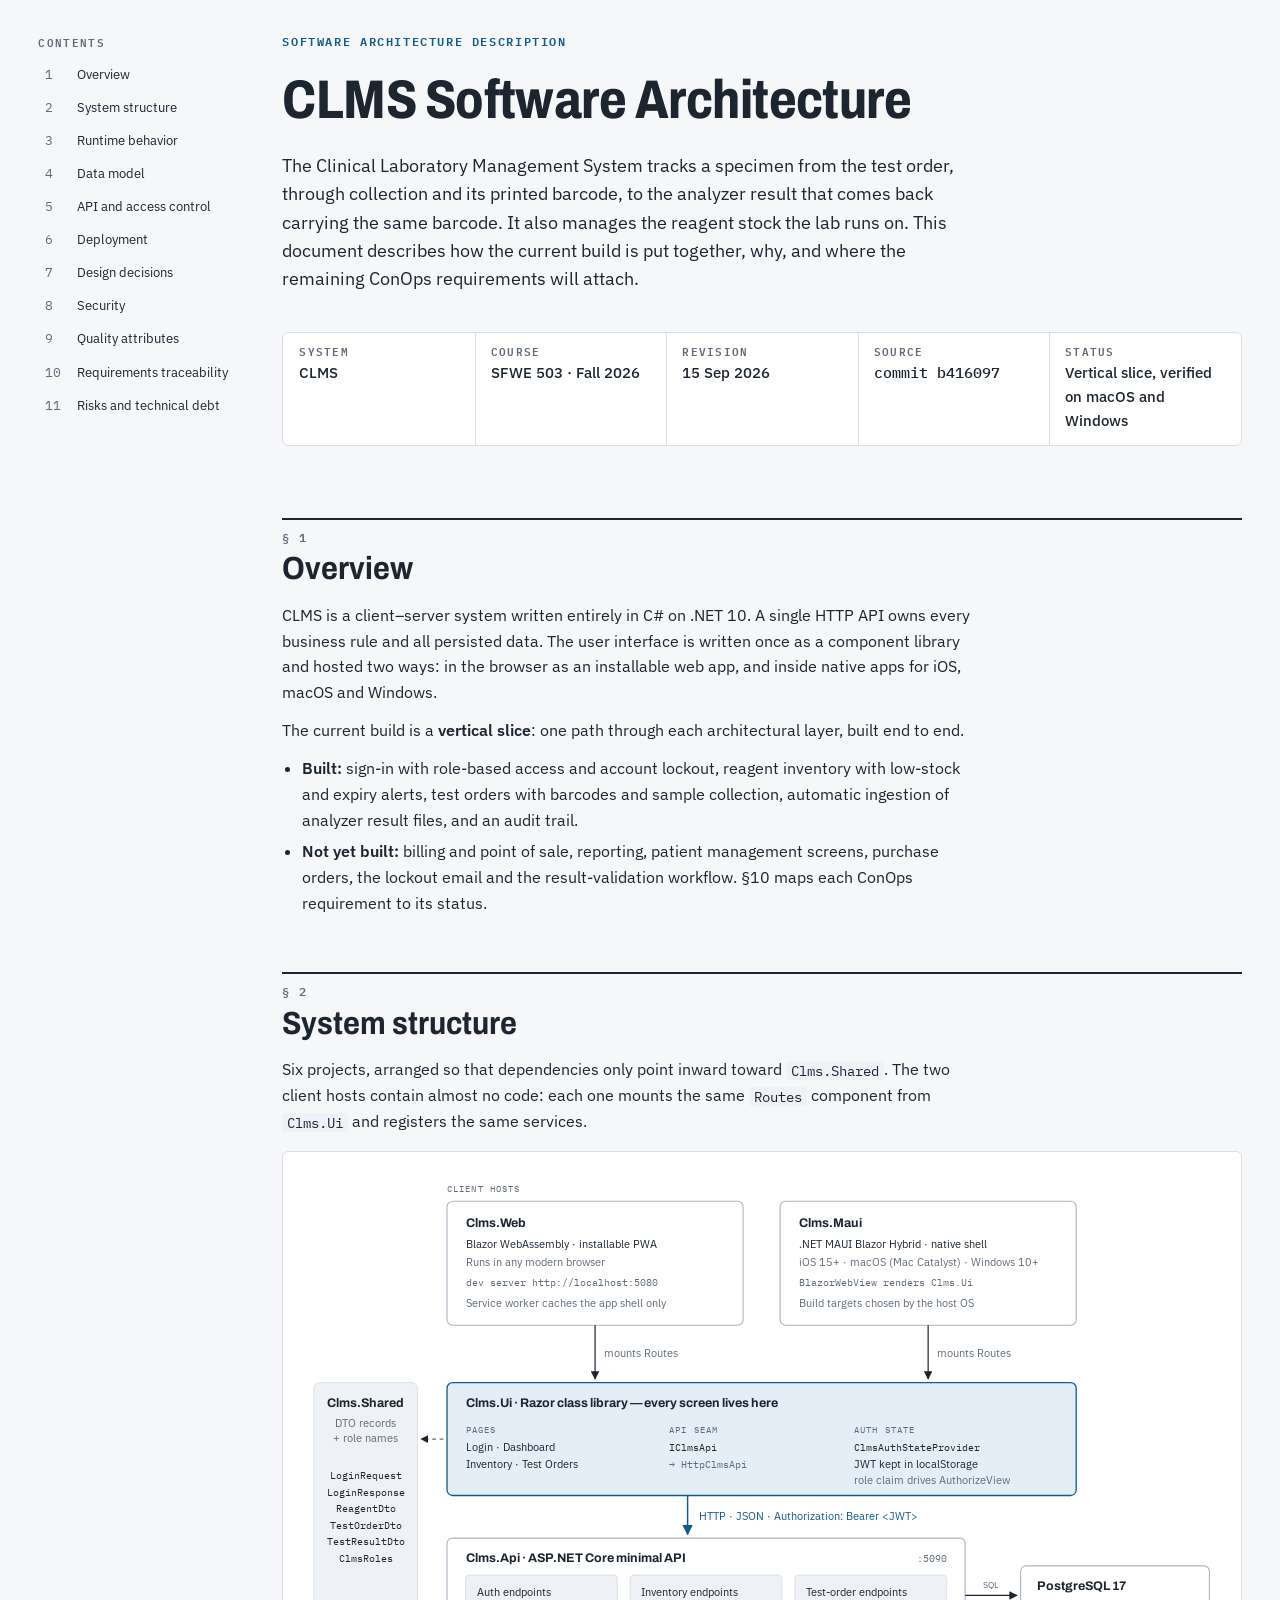
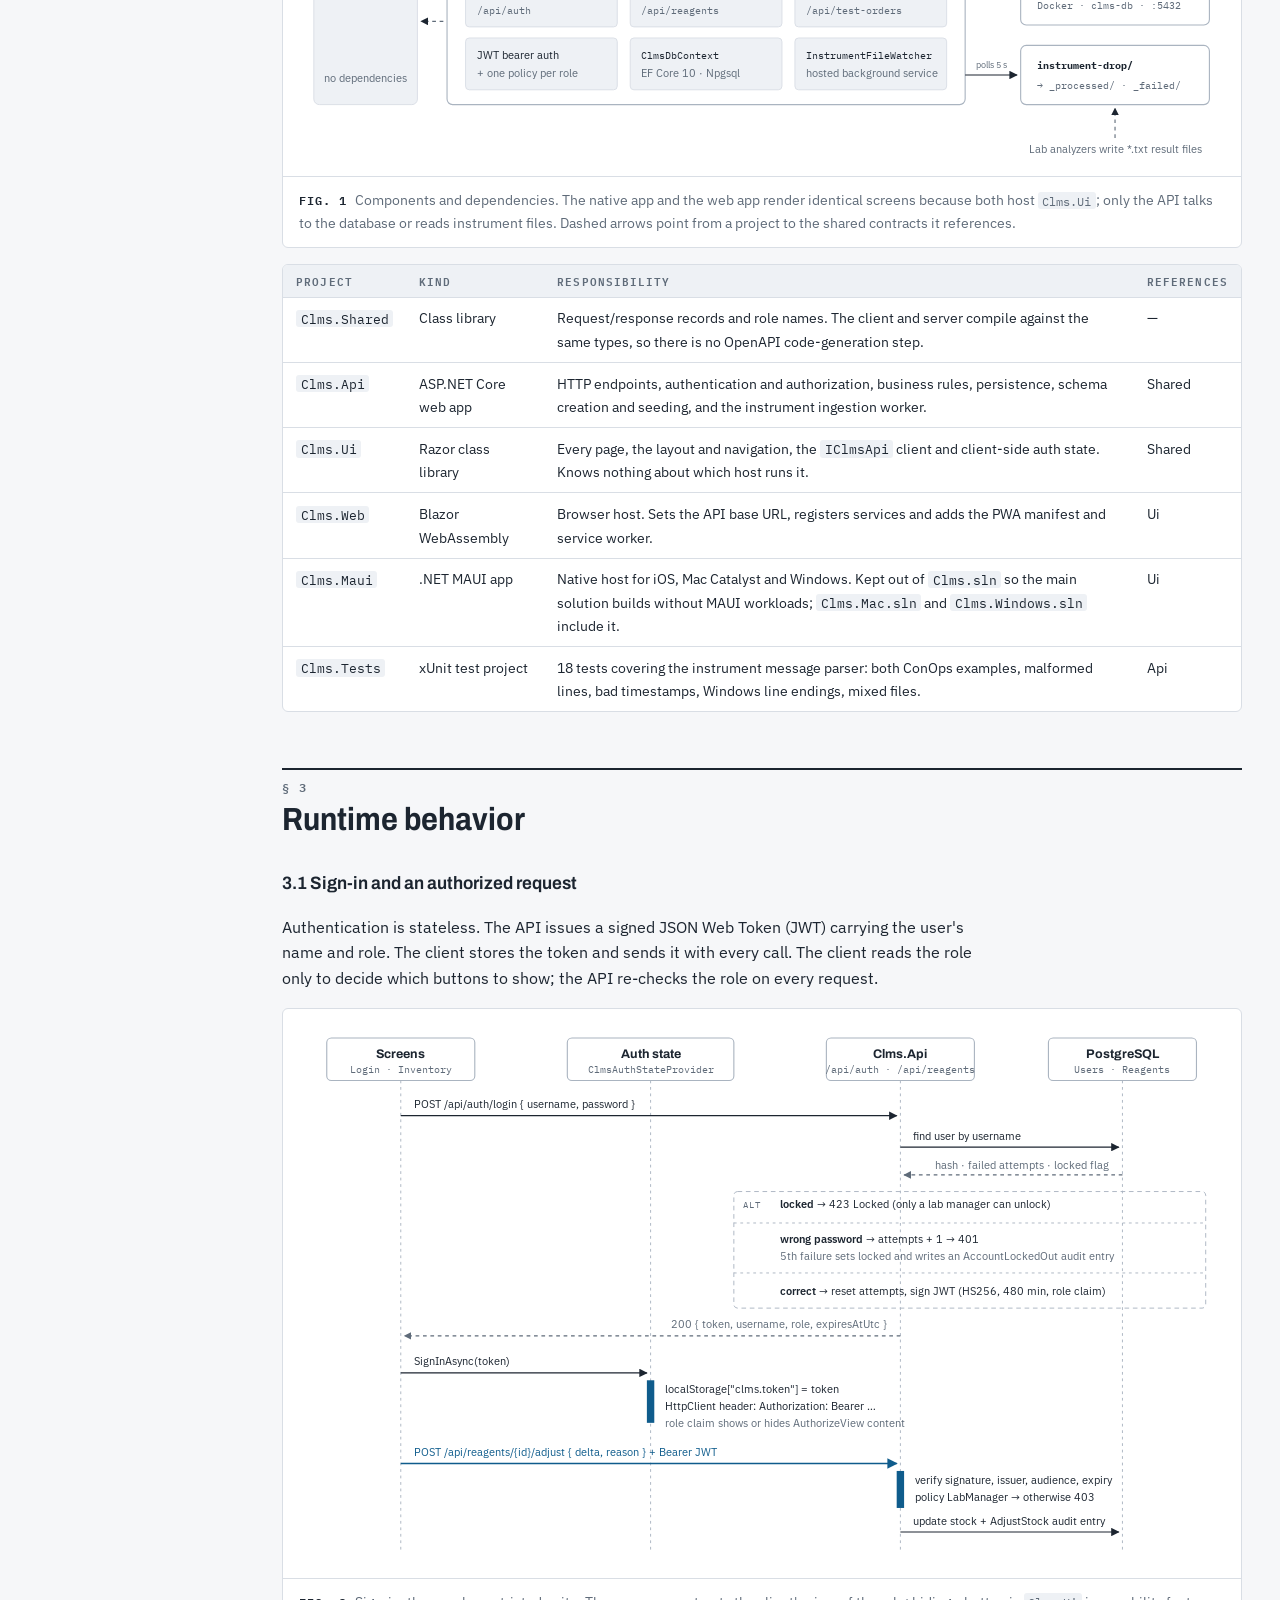
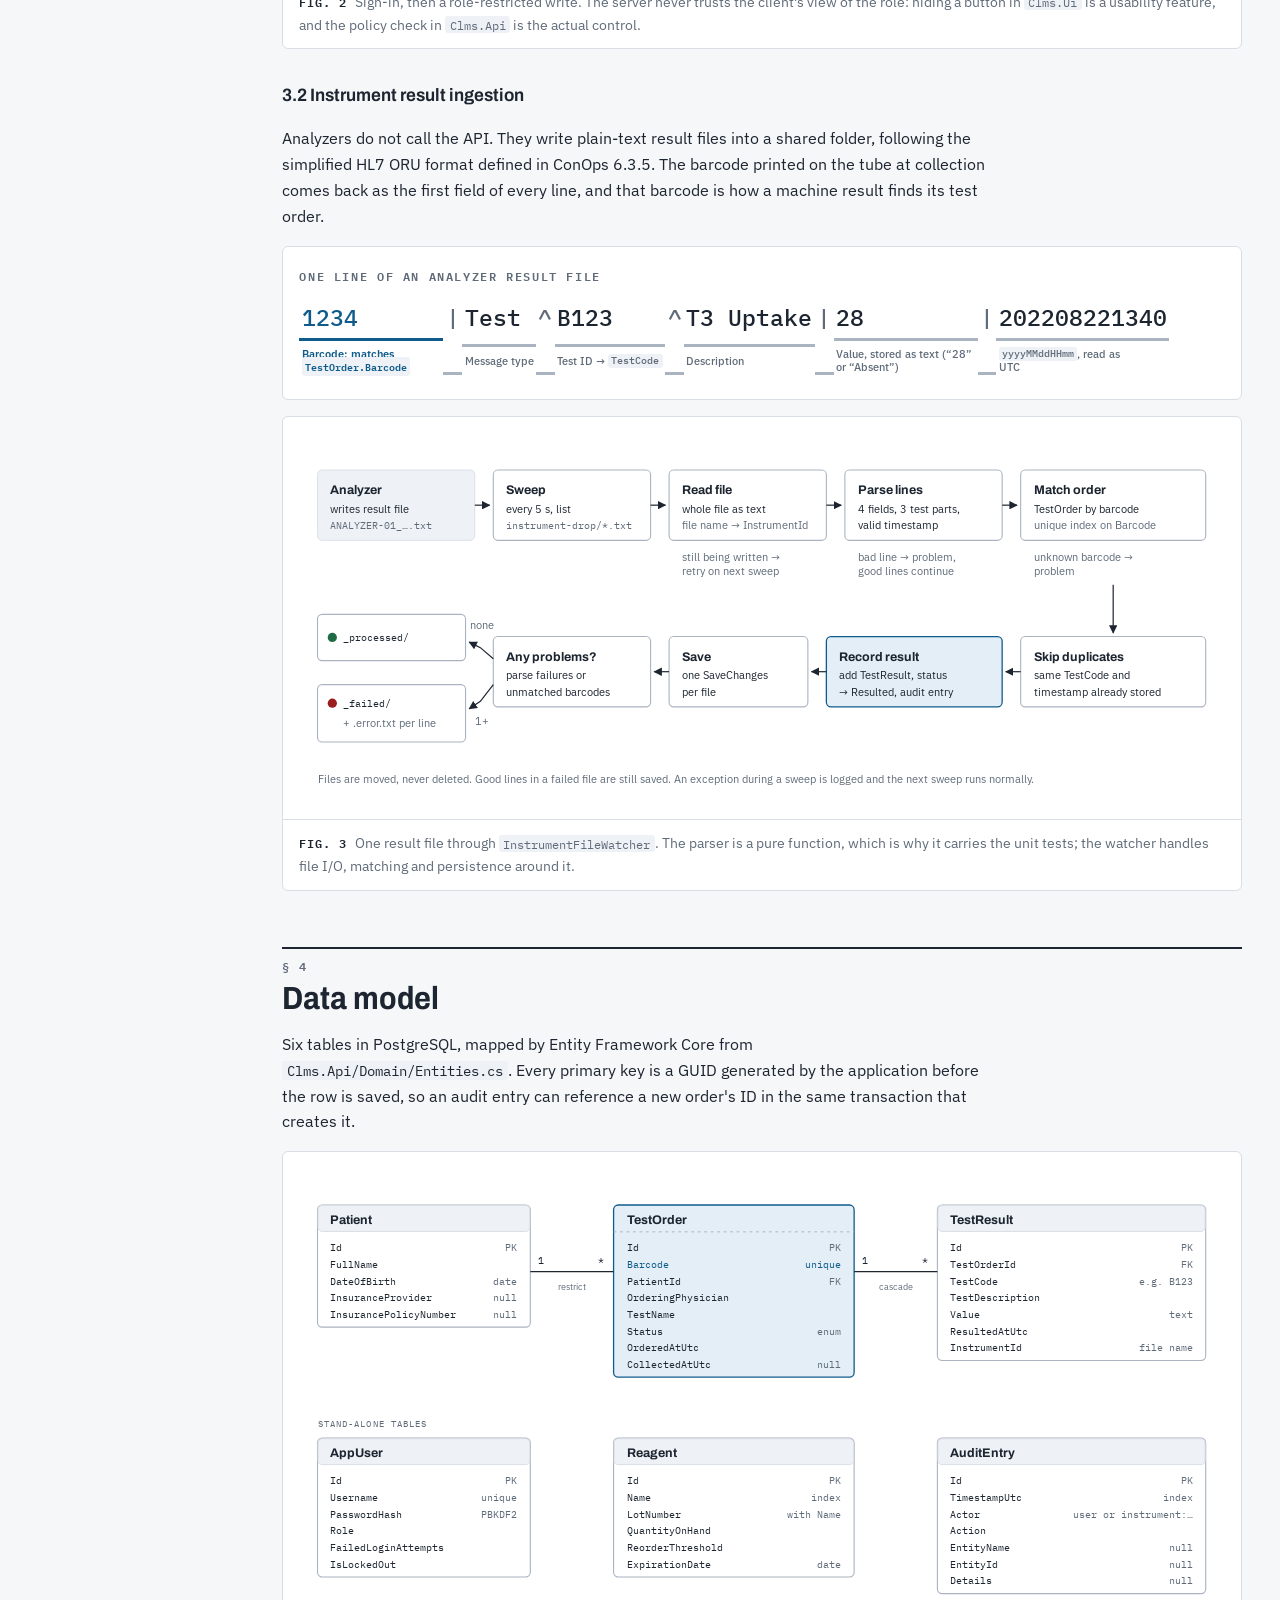
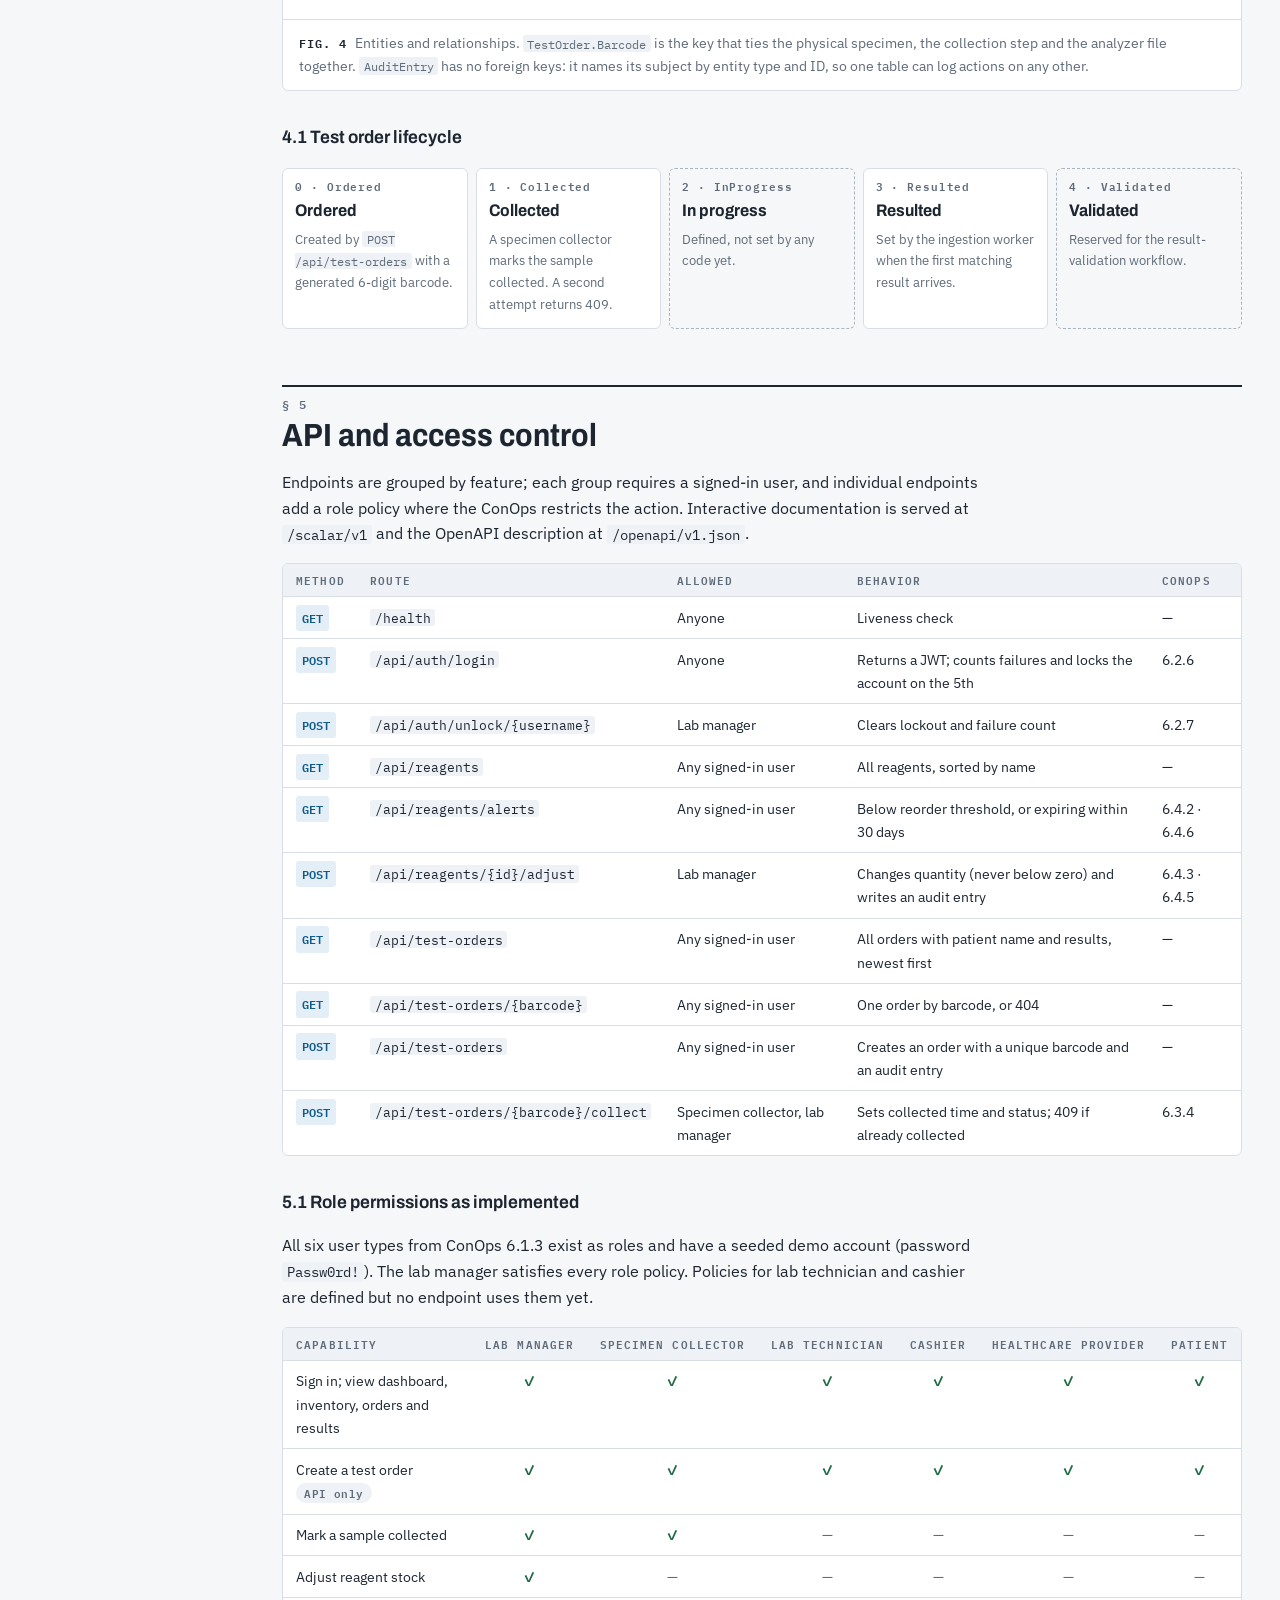
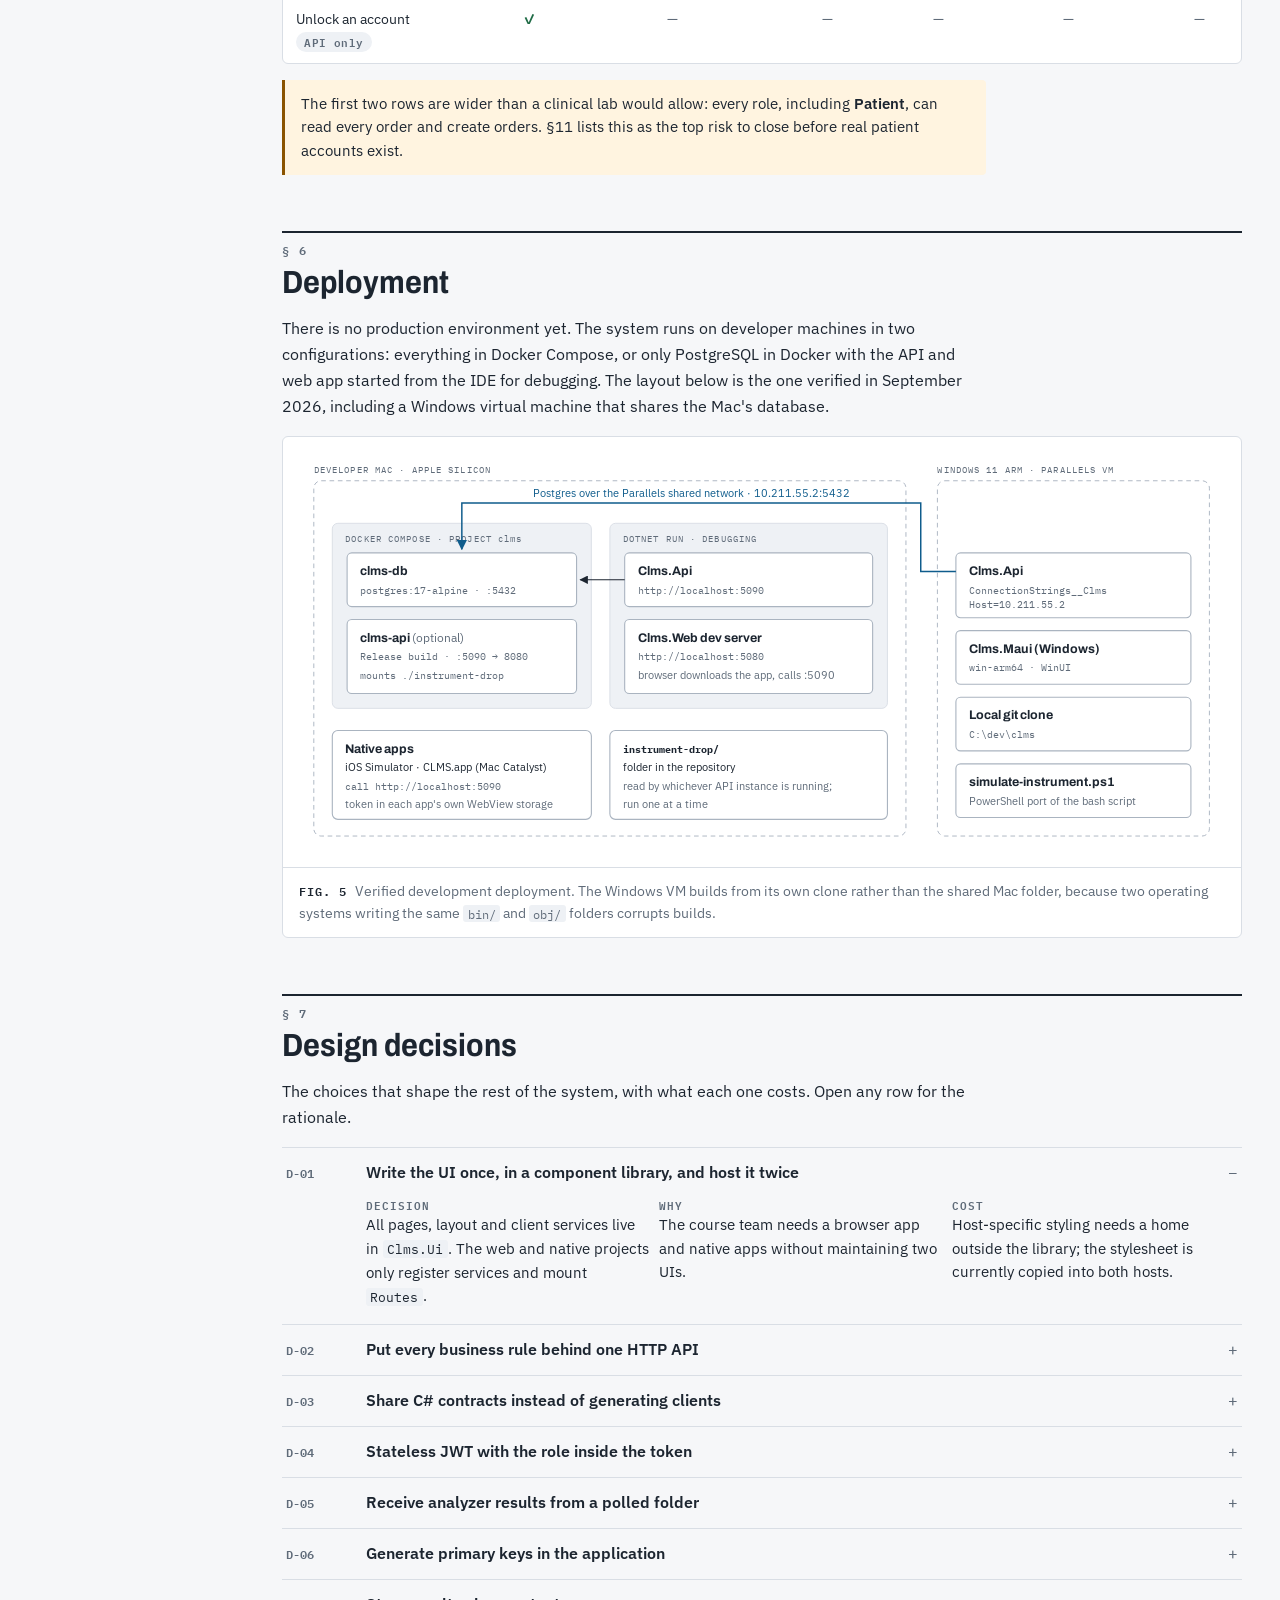
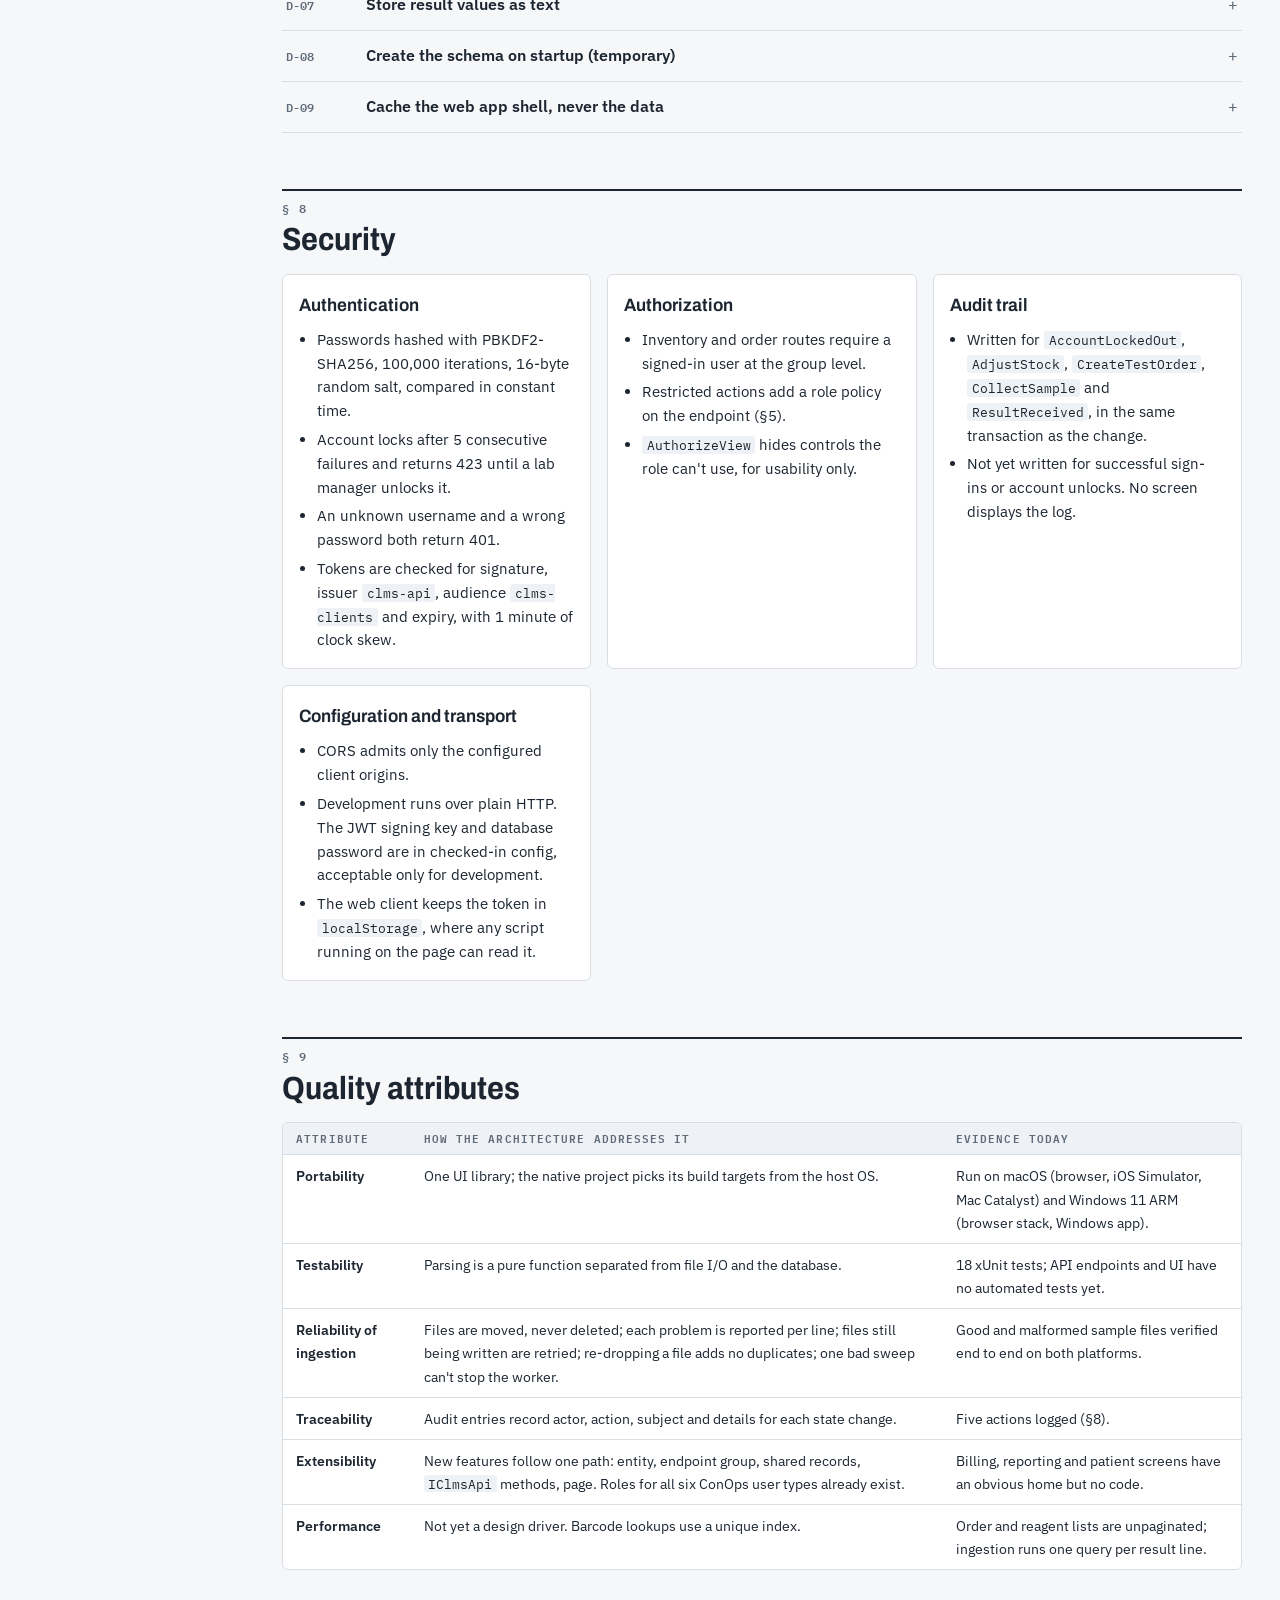
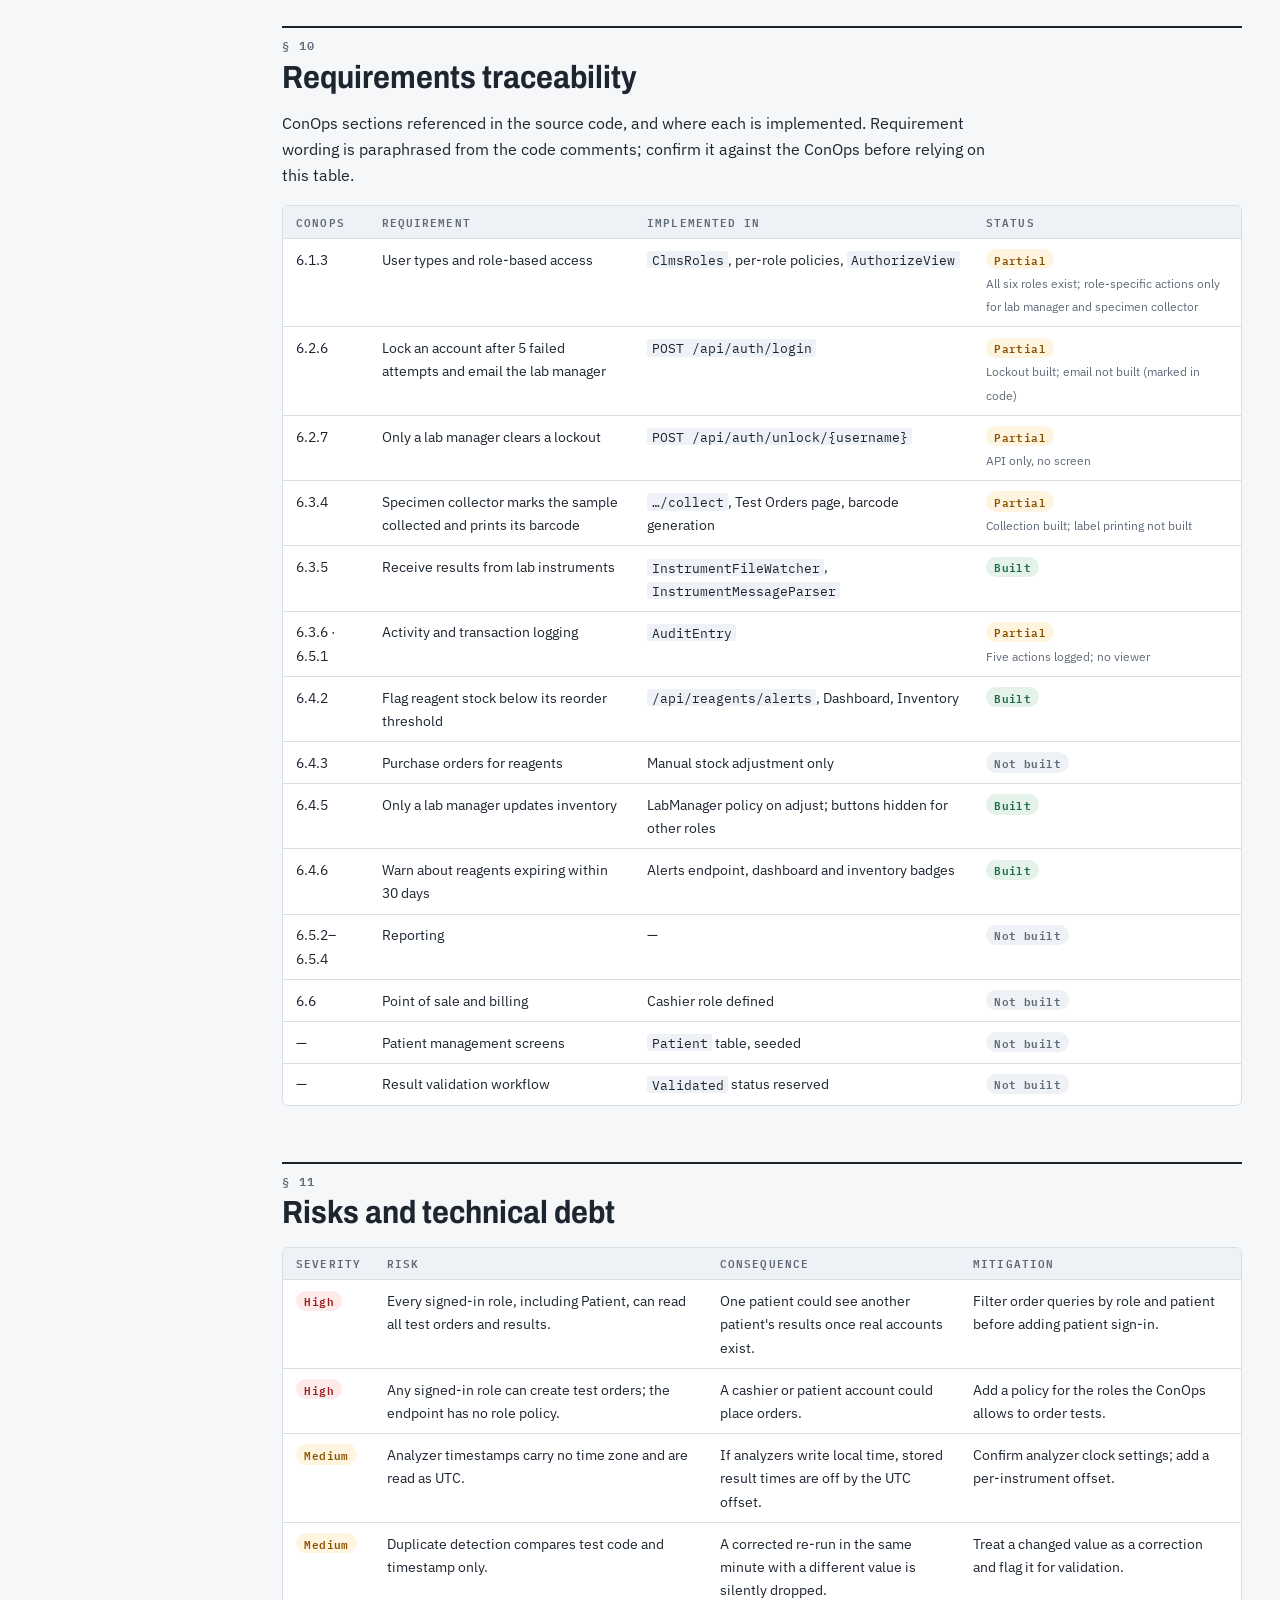
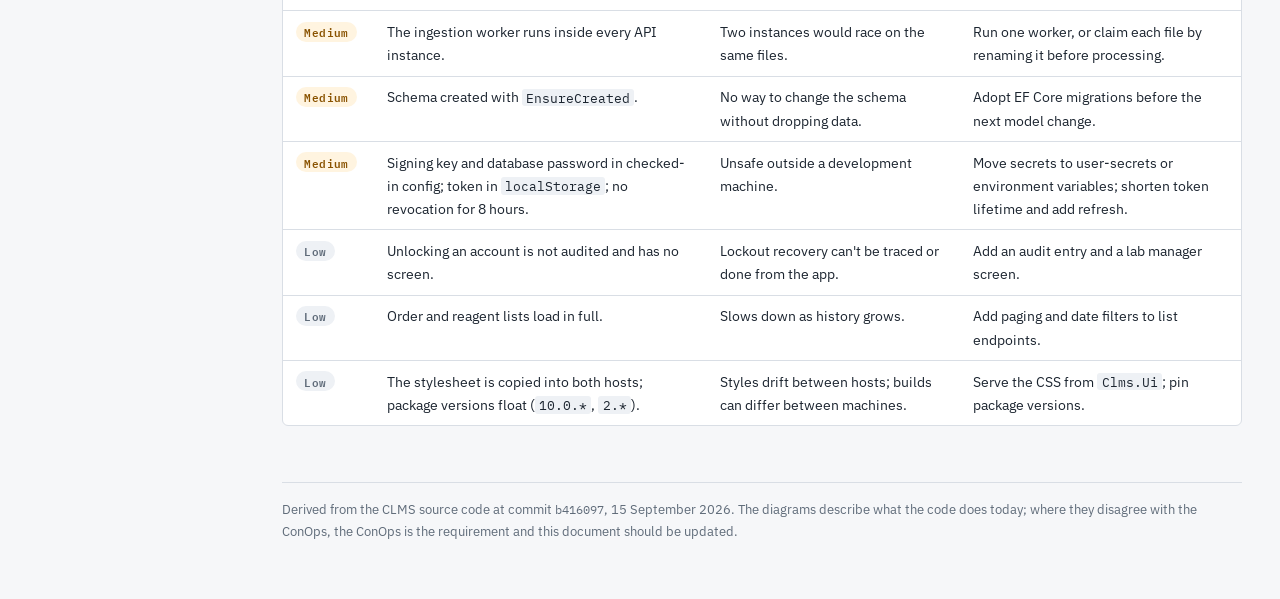
<file: docs/architecture.html>
<!doctype html>
<html lang="en">
<head>
<meta charset="utf-8">
<meta name="viewport" content="width=device-width, initial-scale=1">
<title>CLMS Software Architecture</title>
<link rel="preconnect" href="https://fonts.googleapis.com">
<link rel="preconnect" href="https://fonts.gstatic.com" crossorigin>
<link rel="stylesheet" href="https://fonts.googleapis.com/css2?family=Archivo:wdth,wght@62..125,500..800&family=IBM+Plex+Mono:wght@400;500;600&family=IBM+Plex+Sans:ital,wght@0,400;0,500;0,600;1,400&display=swap">
<style>
:root {
  /* Palette taken from the CLMS app itself (src/Clms.Web/wwwroot/css/app.css). */
  --ground: #f6f7f9;
  --surface: #ffffff;
  --sunk: #eef1f5;
  --ink: #1c2530;
  --muted: #5f6b79;
  --rule: #d9dee5;
  --rule-strong: #aab4c0;
  --accent: #0f5c8c;
  --accent-soft: #e3eef6;
  --on-accent: #ffffff;
  --ok: #1f6b45;      --ok-bg: #e4f2ea;
  --warn: #8a5300;    --warn-bg: #fff4e0;
  --crit: #9b1c1c;    --crit-bg: #fdeaea;
  --none: #5f6b79;    --none-bg: #eef1f5;

  --f-display: "Archivo", "Arial Narrow", "Helvetica Neue", Arial, sans-serif;
  --f-body: "IBM Plex Sans", -apple-system, BlinkMacSystemFont, "Segoe UI", Roboto, sans-serif;
  --f-mono: "IBM Plex Mono", ui-monospace, SFMono-Regular, Menlo, Consolas, monospace;

  --s-1: .25rem; --s-2: .5rem; --s-3: .75rem; --s-4: 1rem; --s-5: 1.5rem; --s-6: 2.25rem; --s-7: 3.5rem;
  --measure: 44rem;
  --wide: 66rem;
}
@media (prefers-color-scheme: dark) {
  :root:not([data-theme="light"]) {
    --ground: #0e151b; --surface: #141d25; --sunk: #1a2530;
    --ink: #e2e9ef; --muted: #97a5b2; --rule: #26333e; --rule-strong: #4a5a68;
    --accent: #6cb2e0; --accent-soft: #15324a; --on-accent: #0b1620;
    --ok: #74d19e; --ok-bg: #12301f; --warn: #f0b75c; --warn-bg: #36270f;
    --crit: #f29090; --crit-bg: #3a1a1c; --none: #97a5b2; --none-bg: #1f2a34;
  }
}
:root[data-theme="dark"] {
  --ground: #0e151b; --surface: #141d25; --sunk: #1a2530;
  --ink: #e2e9ef; --muted: #97a5b2; --rule: #26333e; --rule-strong: #4a5a68;
  --accent: #6cb2e0; --accent-soft: #15324a; --on-accent: #0b1620;
  --ok: #74d19e; --ok-bg: #12301f; --warn: #f0b75c; --warn-bg: #36270f;
  --crit: #f29090; --crit-bg: #3a1a1c; --none: #97a5b2; --none-bg: #1f2a34;
}

* { box-sizing: border-box; }
html { scroll-behavior: smooth; }
@media (prefers-reduced-motion: reduce) { html { scroll-behavior: auto; } }
body {
  margin: 0;
  background: var(--ground);
  color: var(--ink);
  font: 400 1rem/1.62 var(--f-body);
  padding-inline: max(16px, 3vw);
  padding-block: var(--s-6) var(--s-7);
  -webkit-font-smoothing: antialiased;
}
a { color: var(--accent); text-underline-offset: .18em; }
a:focus-visible, summary:focus-visible { outline: 2px solid var(--accent); outline-offset: 3px; border-radius: 2px; }
code, .mono { font-family: var(--f-mono); font-size: .88em; }
code { background: var(--sunk); padding: .05em .35em; border-radius: 3px; }
strong { font-weight: 600; }

.shell { max-width: 78rem; margin-inline: auto; display: grid; gap: var(--s-6); }
@media (min-width: 72rem) {
  .shell { grid-template-columns: 13rem minmax(0, 1fr); align-items: start; }
}

/* ---------- table of contents ---------- */
.toc { font-size: .84rem; }
.toc-label { font: 600 .7rem/1 var(--f-mono); letter-spacing: .12em; text-transform: uppercase; color: var(--muted); margin: 0 0 var(--s-3); }
.toc ol { list-style: none; margin: 0; padding: 0; display: grid; gap: .15rem; }
.toc a { display: grid; grid-template-columns: 2rem 1fr; padding: .28rem .4rem; color: var(--ink); text-decoration: none; border-radius: 4px; }
.toc a:hover { background: var(--sunk); }
.toc a span:first-child { font-family: var(--f-mono); color: var(--muted); font-variant-numeric: tabular-nums; }
@media (min-width: 72rem) { .toc { position: sticky; top: var(--s-5); } }
@media (max-width: 71.99rem) {
  .toc ol { grid-template-columns: repeat(auto-fill, minmax(12rem, 1fr)); }
}

main { min-width: 0; display: grid; gap: var(--s-7); }

/* ---------- document header ---------- */
.doc-head { display: grid; gap: var(--s-5); max-width: var(--wide); }
.eyebrow { font: 600 .72rem/1 var(--f-mono); letter-spacing: .14em; text-transform: uppercase; color: var(--accent); margin: 0; }
h1, h2, h3 { font-family: var(--f-display); text-wrap: balance; margin: 0; }
h1 { font-size: clamp(2.2rem, 5vw, 3.4rem); font-weight: 750; font-stretch: 82%; line-height: 1.02; letter-spacing: -.01em; }
.lede { font-size: 1.14rem; line-height: 1.55; max-width: var(--measure); margin: 0; color: var(--ink); }
.control {
  display: grid; grid-template-columns: repeat(auto-fit, minmax(10.5rem, 1fr));
  border: 1px solid var(--rule); background: var(--surface); border-radius: 6px; overflow: hidden;
}
.control div { padding: var(--s-3) var(--s-4); border-right: 1px solid var(--rule); border-bottom: 1px solid var(--rule); margin: 0 -1px -1px 0; }
.control dt { font: 600 .66rem/1.2 var(--f-mono); letter-spacing: .12em; text-transform: uppercase; color: var(--muted); }
.control dd { margin: .2rem 0 0; font-size: .92rem; font-weight: 500; }

/* ---------- sections ---------- */
section { display: grid; gap: var(--s-4); scroll-margin-top: var(--s-5); }
.sec-head { display: grid; gap: var(--s-2); border-top: 2px solid var(--ink); padding-top: var(--s-3); max-width: var(--wide); }
.sec-num { font: 600 .74rem/1 var(--f-mono); letter-spacing: .1em; color: var(--muted); }
h2 { font-size: clamp(1.55rem, 3vw, 2rem); font-weight: 700; font-stretch: 88%; line-height: 1.1; }
h3 { font-size: 1.12rem; font-weight: 650; font-stretch: 95%; margin-top: var(--s-4); }
.prose { max-width: var(--measure); display: grid; gap: var(--s-3); }
.prose p, .prose ul { margin: 0; }
.prose ul { padding-left: 1.2rem; display: grid; gap: .3rem; }

/* ---------- figures ---------- */
figure { margin: 0; max-width: var(--wide); background: var(--surface); border: 1px solid var(--rule); border-radius: 6px; }
.fig-scroll { overflow-x: auto; padding: var(--s-4); }
figure svg { display: block; width: 100%; height: auto; min-width: 40rem; color: var(--ink); }
figcaption { border-top: 1px solid var(--rule); padding: var(--s-3) var(--s-4); font-size: .88rem; color: var(--muted); }
figcaption b { font: 600 .72rem/1 var(--f-mono); letter-spacing: .08em; text-transform: uppercase; color: var(--ink); margin-right: .5rem; }

/* diagram vocabulary (styled from the page so both themes resolve) */
.dg text { font-family: var(--f-body); font-size: 12px; fill: currentColor; }
.dg .t-title { font-family: var(--f-display); font-weight: 700; font-size: 13.5px; }
.dg .t-mono { font-family: var(--f-mono); font-size: 11px; }
.dg .t-muted { fill: var(--muted); }
.dg .t-accent { fill: var(--accent); }
.dg .t-cap { font-family: var(--f-mono); font-size: 10px; letter-spacing: .12em; fill: var(--muted); }
.dg .box { fill: var(--surface); stroke: var(--rule-strong); stroke-width: 1.2; }
.dg .box-soft { fill: var(--sunk); stroke: var(--rule); stroke-width: 1; }
.dg .box-accent { fill: var(--accent-soft); stroke: var(--accent); stroke-width: 1.4; }
.dg .zone { fill: none; stroke: var(--rule-strong); stroke-width: 1; stroke-dasharray: 5 4; }
.dg .ln { fill: none; stroke: currentColor; stroke-width: 1.3; }
.dg .ln-accent { fill: none; stroke: var(--accent); stroke-width: 1.6; }
.dg .ln-dash { fill: none; stroke: var(--muted); stroke-width: 1.2; stroke-dasharray: 4 4; }
.dg .ln-life { fill: none; stroke: var(--rule-strong); stroke-width: 1; stroke-dasharray: 3 4; }
.dg .ah { fill: currentColor; }
.dg .ah-accent { fill: var(--accent); }
.dg .ah-muted { fill: var(--muted); }
.dg .dot-ok { fill: var(--ok); } .dg .dot-crit { fill: var(--crit); }
.dg .act { fill: var(--accent); }

/* ---------- tables ---------- */
.tbl { max-width: var(--wide); overflow-x: auto; border: 1px solid var(--rule); border-radius: 6px; background: var(--surface); }
table { width: 100%; border-collapse: collapse; font-size: .9rem; }
th, td { text-align: left; vertical-align: top; padding: .55rem .8rem; border-bottom: 1px solid var(--rule); }
tr:last-child td { border-bottom: 0; }
th { font: 600 .68rem/1.3 var(--f-mono); letter-spacing: .1em; text-transform: uppercase; color: var(--muted); background: var(--sunk); white-space: nowrap; }
td code { white-space: nowrap; }
.num { font-variant-numeric: tabular-nums; }
.c { text-align: center; }

.pill { display: inline-block; font: 600 .7rem/1 var(--f-mono); letter-spacing: .04em; padding: .28rem .5rem; border-radius: 999px; white-space: nowrap; }
.pill-ok { color: var(--ok); background: var(--ok-bg); }
.pill-warn { color: var(--warn); background: var(--warn-bg); }
.pill-crit { color: var(--crit); background: var(--crit-bg); }
.pill-none { color: var(--none); background: var(--none-bg); }
.verb { font: 600 .72rem/1 var(--f-mono); padding: .2rem .38rem; border-radius: 3px; background: var(--accent-soft); color: var(--accent); }
.yes { color: var(--ok); font-weight: 600; }
.no { color: var(--muted); }

/* ---------- instrument message anatomy ---------- */
.oru { max-width: var(--wide); background: var(--surface); border: 1px solid var(--rule); border-radius: 6px; padding: var(--s-5) var(--s-4); display: grid; gap: var(--s-4); overflow-x: auto; }
.oru-line { display: flex; flex-wrap: nowrap; font: 500 clamp(1rem, 2.4vw, 1.45rem)/1.2 var(--f-mono); gap: 0; min-width: max-content; }
.seg { display: grid; gap: .45rem; }
.seg > span:first-child { padding: .35rem .15rem; border-bottom: 3px solid var(--rule-strong); }
.seg.key > span:first-child { border-color: var(--accent); color: var(--accent); }
.seg .sep { color: var(--muted); }
.seg small { font: 500 .68rem/1.25 var(--f-body); color: var(--muted); padding-inline: .15rem; max-width: 9rem; }
.seg.key small { color: var(--accent); font-weight: 600; }

/* ---------- decisions ---------- */
.adr { max-width: var(--wide); display: grid; gap: 0; border-top: 1px solid var(--rule); }
.adr details { border-bottom: 1px solid var(--rule); }
.adr summary { cursor: pointer; list-style: none; display: grid; grid-template-columns: 4.2rem 1fr auto; gap: var(--s-3); align-items: baseline; padding: var(--s-3) var(--s-1); }
.adr summary::-webkit-details-marker { display: none; }
.adr summary::after { content: "+"; font-family: var(--f-mono); color: var(--muted); }
.adr details[open] summary::after { content: "−"; }
.adr .id { font: 600 .74rem/1 var(--f-mono); color: var(--muted); }
.adr .q { font-weight: 600; }
.adr .body { display: grid; gap: var(--s-2); grid-template-columns: repeat(auto-fit, minmax(16rem, 1fr)); padding: 0 var(--s-1) var(--s-4) calc(4.2rem + var(--s-3) + var(--s-1)); font-size: .92rem; }
.adr .body p { margin: 0; }
.adr .body p b { display: block; font: 600 .66rem/1.4 var(--f-mono); letter-spacing: .1em; text-transform: uppercase; color: var(--muted); }
@media (max-width: 40rem) { .adr summary { grid-template-columns: 3.2rem 1fr auto; } .adr .body { padding-left: var(--s-1); } }

.note { max-width: var(--measure); border-left: 3px solid var(--warn); background: var(--warn-bg); padding: var(--s-3) var(--s-4); border-radius: 0 4px 4px 0; font-size: .92rem; }
.note p { margin: 0; }
.grid-2 { max-width: var(--wide); display: grid; gap: var(--s-4); grid-template-columns: repeat(auto-fit, minmax(19rem, 1fr)); }
.panel { background: var(--surface); border: 1px solid var(--rule); border-radius: 6px; padding: var(--s-4); display: grid; gap: var(--s-2); align-content: start; }
.panel h3 { margin: 0; }
.panel ul { margin: 0; padding-left: 1.1rem; display: grid; gap: .3rem; font-size: .92rem; }
.states { max-width: var(--wide); list-style: none; margin: 0; padding: 0; display: grid; gap: var(--s-2); grid-template-columns: repeat(auto-fit, minmax(10.5rem, 1fr)); }
.states li { background: var(--surface); border: 1px solid var(--rule); border-radius: 6px; padding: var(--s-3); display: grid; gap: .3rem; align-content: start; }
.states li.reserved { background: transparent; border-style: dashed; border-color: var(--rule-strong); }
.states .code { font: 600 .68rem/1 var(--f-mono); letter-spacing: .08em; color: var(--muted); }
.states b { font-family: var(--f-display); font-size: 1.05rem; font-stretch: 92%; }
.states .how { font-size: .84rem; color: var(--muted); }
footer { max-width: var(--wide); border-top: 1px solid var(--rule); padding-top: var(--s-4); font-size: .84rem; color: var(--muted); }
</style>
</head>
<body>

<div class="shell">
<nav class="toc" aria-label="Contents">
  <p class="toc-label">Contents</p>
  <ol>
    <li><a href="#overview"><span>1</span><span>Overview</span></a></li>
    <li><a href="#structure"><span>2</span><span>System structure</span></a></li>
    <li><a href="#runtime"><span>3</span><span>Runtime behavior</span></a></li>
    <li><a href="#data"><span>4</span><span>Data model</span></a></li>
    <li><a href="#api"><span>5</span><span>API and access control</span></a></li>
    <li><a href="#deployment"><span>6</span><span>Deployment</span></a></li>
    <li><a href="#decisions"><span>7</span><span>Design decisions</span></a></li>
    <li><a href="#security"><span>8</span><span>Security</span></a></li>
    <li><a href="#quality"><span>9</span><span>Quality attributes</span></a></li>
    <li><a href="#trace"><span>10</span><span>Requirements traceability</span></a></li>
    <li><a href="#risks"><span>11</span><span>Risks and technical debt</span></a></li>
  </ol>
</nav>

<main>
<header class="doc-head">
  <p class="eyebrow">Software architecture description</p>
  <h1>CLMS Software Architecture</h1>
  <p class="lede">The Clinical Laboratory Management System tracks a specimen from the test order, through collection and its printed barcode, to the analyzer result that comes back carrying the same barcode. It also manages the reagent stock the lab runs on. This document describes how the current build is put together, why, and where the remaining ConOps requirements will attach.</p>
  <dl class="control">
    <div><dt>System</dt><dd>CLMS</dd></div>
    <div><dt>Course</dt><dd>SFWE 503 · Fall 2026</dd></div>
    <div><dt>Revision</dt><dd>15 Sep 2026</dd></div>
    <div><dt>Source</dt><dd class="mono">commit b416097</dd></div>
    <div><dt>Status</dt><dd>Vertical slice, verified on macOS and Windows</dd></div>
  </dl>
</header>

<section id="overview">
  <div class="sec-head"><span class="sec-num">§ 1</span><h2>Overview</h2></div>
  <div class="prose">
    <p>CLMS is a client–server system written entirely in C# on .NET 10. A single HTTP API owns every business rule and all persisted data. The user interface is written once as a component library and hosted two ways: in the browser as an installable web app, and inside native apps for iOS, macOS and Windows.</p>
    <p>The current build is a <strong>vertical slice</strong>: one path through each architectural layer, built end to end.</p>
    <ul>
      <li><strong>Built:</strong> sign-in with role-based access and account lockout, reagent inventory with low-stock and expiry alerts, test orders with barcodes and sample collection, automatic ingestion of analyzer result files, and an audit trail.</li>
      <li><strong>Not yet built:</strong> billing and point of sale, reporting, patient management screens, purchase orders, the lockout email and the result-validation workflow. §10 maps each ConOps requirement to its status.</li>
    </ul>
  </div>
</section>

<section id="structure">
  <div class="sec-head"><span class="sec-num">§ 2</span><h2>System structure</h2></div>
  <div class="prose">
    <p>Six projects, arranged so that dependencies only point inward toward <code>Clms.Shared</code>. The two client hosts contain almost no code: each one mounts the same <code>Routes</code> component from <code>Clms.Ui</code> and registers the same services.</p>
  </div>

  <figure>
    <div class="fig-scroll">
    <svg class="dg" viewBox="0 0 1000 640" role="img" aria-label="Component diagram. Clms.Web and Clms.Maui both host the Clms.Ui component library. Clms.Ui calls Clms.Api over HTTP with a bearer token. Clms.Api reads and writes PostgreSQL and polls the instrument-drop folder that lab analyzers write into. Clms.Shared is referenced by both Clms.Ui and Clms.Api.">
      <defs>
        <marker id="f1-ah" viewBox="0 0 10 10" refX="9" refY="5" markerWidth="7" markerHeight="7" orient="auto-start-reverse"><path class="ah" d="M0,0 L10,5 L0,10 z"/></marker>
        <marker id="f1-aha" viewBox="0 0 10 10" refX="9" refY="5" markerWidth="7" markerHeight="7" orient="auto-start-reverse"><path class="ah-accent" d="M0,0 L10,5 L0,10 z"/></marker>
      </defs>

      <text class="t-cap" x="160" y="26">CLIENT HOSTS</text>
      <rect class="box" x="160" y="36" width="320" height="134" rx="6"/>
      <text class="t-title" x="180" y="64">Clms.Web</text>
      <text x="180" y="86">Blazor WebAssembly · installable PWA</text>
      <text class="t-muted" x="180" y="106">Runs in any modern browser</text>
      <text class="t-mono t-muted" x="180" y="128">dev server http://localhost:5080</text>
      <text class="t-muted" x="180" y="150">Service worker caches the app shell only</text>

      <rect class="box" x="520" y="36" width="320" height="134" rx="6"/>
      <text class="t-title" x="540" y="64">Clms.Maui</text>
      <text x="540" y="86">.NET MAUI Blazor Hybrid · native shell</text>
      <text class="t-muted" x="540" y="106">iOS 15+ · macOS (Mac Catalyst) · Windows 10+</text>
      <text class="t-mono t-muted" x="540" y="128">BlazorWebView renders Clms.Ui</text>
      <text class="t-muted" x="540" y="150">Build targets chosen by the host OS</text>

      <line class="ln" x1="320" y1="170" x2="320" y2="228" marker-end="url(#f1-ah)"/>
      <text class="t-muted" x="330" y="204">mounts Routes</text>
      <line class="ln" x1="680" y1="170" x2="680" y2="228" marker-end="url(#f1-ah)"/>
      <text class="t-muted" x="690" y="204">mounts Routes</text>

      <rect class="box-accent" x="160" y="232" width="680" height="122" rx="6"/>
      <text class="t-title" x="180" y="258">Clms.Ui · Razor class library — every screen lives here</text>
      <text class="t-cap" x="180" y="286">PAGES</text>
      <text x="180" y="306">Login · Dashboard</text>
      <text x="180" y="324">Inventory · Test Orders</text>
      <text class="t-cap" x="400" y="286">API SEAM</text>
      <text class="t-mono" x="400" y="306">IClmsApi</text>
      <text class="t-mono t-muted" x="400" y="324">→ HttpClmsApi</text>
      <text class="t-cap" x="600" y="286">AUTH STATE</text>
      <text class="t-mono" x="600" y="306">ClmsAuthStateProvider</text>
      <text x="600" y="324">JWT kept in localStorage</text>
      <text class="t-muted" x="600" y="342">role claim drives AuthorizeView</text>

      <line class="ln-accent" x1="420" y1="354" x2="420" y2="396" marker-end="url(#f1-aha)"/>
      <text class="t-accent" x="432" y="380">HTTP · JSON · Authorization: Bearer &lt;JWT&gt;</text>

      <rect class="box" x="160" y="400" width="560" height="180" rx="6"/>
      <text class="t-title" x="180" y="426">Clms.Api · ASP.NET Core minimal API</text>
      <text class="t-mono t-muted" x="700" y="426" text-anchor="end">:5090</text>
      <rect class="box-soft" x="180" y="440" width="164" height="56" rx="4"/>
      <text x="192" y="463">Auth endpoints</text>
      <text class="t-mono t-muted" x="192" y="482">/api/auth</text>
      <rect class="box-soft" x="358" y="440" width="164" height="56" rx="4"/>
      <text x="370" y="463">Inventory endpoints</text>
      <text class="t-mono t-muted" x="370" y="482">/api/reagents</text>
      <rect class="box-soft" x="536" y="440" width="164" height="56" rx="4"/>
      <text x="548" y="463">Test-order endpoints</text>
      <text class="t-mono t-muted" x="548" y="482">/api/test-orders</text>
      <rect class="box-soft" x="180" y="508" width="164" height="56" rx="4"/>
      <text x="192" y="531">JWT bearer auth</text>
      <text class="t-muted" x="192" y="550">+ one policy per role</text>
      <rect class="box-soft" x="358" y="508" width="164" height="56" rx="4"/>
      <text class="t-mono" x="370" y="531">ClmsDbContext</text>
      <text class="t-muted" x="370" y="550">EF Core 10 · Npgsql</text>
      <rect class="box-soft" x="536" y="508" width="164" height="56" rx="4"/>
      <text class="t-mono" x="548" y="531">InstrumentFileWatcher</text>
      <text class="t-muted" x="548" y="550">hosted background service</text>

      <rect class="box" x="780" y="430" width="204" height="64" rx="6"/>
      <text class="t-title" x="798" y="456">PostgreSQL 17</text>
      <text class="t-mono t-muted" x="798" y="477">Docker · clms-db · :5432</text>
      <line class="ln" x1="720" y1="462" x2="776" y2="462" marker-end="url(#f1-ah)"/>
      <text class="t-muted" x="748" y="454" text-anchor="middle" style="font-size:10px">SQL</text>

      <rect class="box" x="780" y="516" width="204" height="64" rx="6"/>
      <text class="t-title t-mono" x="798" y="542">instrument-drop/</text>
      <text class="t-mono t-muted" x="798" y="563">→ _processed/ · _failed/</text>
      <line class="ln" x1="720" y1="548" x2="776" y2="548" marker-end="url(#f1-ah)"/>
      <text class="t-muted" x="748" y="540" text-anchor="middle" style="font-size:10px">polls 5 s</text>

      <line class="ln-dash" x1="882" y1="616" x2="882" y2="584" marker-end="url(#f1-ah)"/>
      <text class="t-muted" x="882" y="632" text-anchor="middle">Lab analyzers write *.txt result files</text>

      <rect class="box-soft" x="16" y="232" width="112" height="348" rx="6"/>
      <text class="t-title" x="72" y="258" text-anchor="middle">Clms.Shared</text>
      <text class="t-muted" x="72" y="280" text-anchor="middle">DTO records</text>
      <text class="t-muted" x="72" y="296" text-anchor="middle">+ role names</text>
      <text class="t-mono" x="72" y="336" text-anchor="middle">LoginRequest</text>
      <text class="t-mono" x="72" y="354" text-anchor="middle">LoginResponse</text>
      <text class="t-mono" x="72" y="372" text-anchor="middle">ReagentDto</text>
      <text class="t-mono" x="72" y="390" text-anchor="middle">TestOrderDto</text>
      <text class="t-mono" x="72" y="408" text-anchor="middle">TestResultDto</text>
      <text class="t-mono" x="72" y="426" text-anchor="middle">ClmsRoles</text>
      <text class="t-muted" x="72" y="556" text-anchor="middle">no dependencies</text>
      <line class="ln-dash" x1="156" y1="293" x2="132" y2="293" marker-end="url(#f1-ah)"/>
      <line class="ln-dash" x1="156" y1="490" x2="132" y2="490" marker-end="url(#f1-ah)"/>
    </svg>
    </div>
    <figcaption><b>Fig. 1</b>Components and dependencies. The native app and the web app render identical screens because both host <code>Clms.Ui</code>; only the API talks to the database or reads instrument files. Dashed arrows point from a project to the shared contracts it references.</figcaption>
  </figure>

  <div class="tbl">
    <table>
      <thead><tr><th>Project</th><th>Kind</th><th>Responsibility</th><th>References</th></tr></thead>
      <tbody>
        <tr><td><code>Clms.Shared</code></td><td>Class library</td><td>Request/response records and role names. The client and server compile against the same types, so there is no OpenAPI code-generation step.</td><td>—</td></tr>
        <tr><td><code>Clms.Api</code></td><td>ASP.NET Core web app</td><td>HTTP endpoints, authentication and authorization, business rules, persistence, schema creation and seeding, and the instrument ingestion worker.</td><td>Shared</td></tr>
        <tr><td><code>Clms.Ui</code></td><td>Razor class library</td><td>Every page, the layout and navigation, the <code>IClmsApi</code> client and client-side auth state. Knows nothing about which host runs it.</td><td>Shared</td></tr>
        <tr><td><code>Clms.Web</code></td><td>Blazor WebAssembly</td><td>Browser host. Sets the API base URL, registers services and adds the PWA manifest and service worker.</td><td>Ui</td></tr>
        <tr><td><code>Clms.Maui</code></td><td>.NET MAUI app</td><td>Native host for iOS, Mac Catalyst and Windows. Kept out of <code>Clms.sln</code> so the main solution builds without MAUI workloads; <code>Clms.Mac.sln</code> and <code>Clms.Windows.sln</code> include it.</td><td>Ui</td></tr>
        <tr><td><code>Clms.Tests</code></td><td>xUnit test project</td><td>18 tests covering the instrument message parser: both ConOps examples, malformed lines, bad timestamps, Windows line endings, mixed files.</td><td>Api</td></tr>
      </tbody>
    </table>
  </div>
</section>

<section id="runtime">
  <div class="sec-head"><span class="sec-num">§ 3</span><h2>Runtime behavior</h2></div>

  <h3>3.1 Sign-in and an authorized request</h3>
  <div class="prose">
    <p>Authentication is stateless. The API issues a signed JSON Web Token (JWT) carrying the user's name and role. The client stores the token and sends it with every call. The client reads the role only to decide which buttons to show; the API re-checks the role on every request.</p>
  </div>
  <figure>
    <div class="fig-scroll">
    <svg class="dg" viewBox="0 0 1000 580" role="img" aria-label="Sequence diagram. The login page posts credentials to the API, which loads the user from PostgreSQL, applies lockout rules and returns a signed token. The auth state provider stores the token and sets the bearer header. A later stock adjustment is sent with the token, validated, checked against the LabManager policy and written with an audit entry.">
      <defs>
        <marker id="f2-ah" viewBox="0 0 10 10" refX="9" refY="5" markerWidth="7" markerHeight="7" orient="auto-start-reverse"><path class="ah" d="M0,0 L10,5 L0,10 z"/></marker>
        <marker id="f2-aha" viewBox="0 0 10 10" refX="9" refY="5" markerWidth="7" markerHeight="7" orient="auto-start-reverse"><path class="ah-accent" d="M0,0 L10,5 L0,10 z"/></marker>
        <marker id="f2-ahm" viewBox="0 0 10 10" refX="9" refY="5" markerWidth="7" markerHeight="7" orient="auto-start-reverse"><path class="ah-muted" d="M0,0 L10,5 L0,10 z"/></marker>
      </defs>
      <rect class="box" x="30" y="14" width="160" height="46" rx="5"/>
      <text class="t-title" x="110" y="36" text-anchor="middle">Screens</text>
      <text class="t-mono t-muted" x="110" y="52" text-anchor="middle">Login · Inventory</text>
      <rect class="box" x="290" y="14" width="180" height="46" rx="5"/>
      <text class="t-title" x="380" y="36" text-anchor="middle">Auth state</text>
      <text class="t-mono t-muted" x="380" y="52" text-anchor="middle">ClmsAuthStateProvider</text>
      <rect class="box" x="570" y="14" width="160" height="46" rx="5"/>
      <text class="t-title" x="650" y="36" text-anchor="middle">Clms.Api</text>
      <text class="t-mono t-muted" x="650" y="52" text-anchor="middle">/api/auth · /api/reagents</text>
      <rect class="box" x="810" y="14" width="160" height="46" rx="5"/>
      <text class="t-title" x="890" y="36" text-anchor="middle">PostgreSQL</text>
      <text class="t-mono t-muted" x="890" y="52" text-anchor="middle">Users · Reagents</text>
      <line class="ln-life" x1="110" y1="60" x2="110" y2="570"/>
      <line class="ln-life" x1="380" y1="60" x2="380" y2="570"/>
      <line class="ln-life" x1="650" y1="60" x2="650" y2="570"/>
      <line class="ln-life" x1="890" y1="60" x2="890" y2="570"/>

      <line class="ln" x1="110" y1="98" x2="646" y2="98" marker-end="url(#f2-ah)"/>
      <text x="124" y="90">POST /api/auth/login  { username, password }</text>
      <line class="ln" x1="650" y1="132" x2="886" y2="132" marker-end="url(#f2-ah)"/>
      <text x="664" y="124">find user by username</text>
      <line class="ln-dash" x1="890" y1="162" x2="654" y2="162" marker-end="url(#f2-ahm)"/>
      <text class="t-muted" x="876" y="156" text-anchor="end">hash · failed attempts · locked flag</text>

      <rect class="zone" x="470" y="180" width="510" height="126" rx="4"/>
      <text class="t-cap" x="480" y="198">ALT</text>
      <text x="520" y="198"><tspan style="font-weight:600">locked</tspan> → 423 Locked (only a lab manager can unlock)</text>
      <line class="ln-life" x1="470" y1="214" x2="980" y2="214"/>
      <text x="520" y="236"><tspan style="font-weight:600">wrong password</tspan> → attempts + 1 → 401</text>
      <text class="t-muted" x="520" y="254">5th failure sets locked and writes an AccountLockedOut audit entry</text>
      <line class="ln-life" x1="470" y1="268" x2="980" y2="268"/>
      <text x="520" y="292"><tspan style="font-weight:600">correct</tspan> → reset attempts, sign JWT (HS256, 480 min, role claim)</text>

      <line class="ln-dash" x1="650" y1="336" x2="114" y2="336" marker-end="url(#f2-ahm)"/>
      <text class="t-muted" x="636" y="328" text-anchor="end">200  { token, username, role, expiresAtUtc }</text>

      <line class="ln" x1="110" y1="376" x2="376" y2="376" marker-end="url(#f2-ah)"/>
      <text x="124" y="368">SignInAsync(token)</text>
      <rect class="act" x="376" y="384" width="8" height="46"/>
      <text x="396" y="398">localStorage["clms.token"] = token</text>
      <text x="396" y="416">HttpClient header: Authorization: Bearer …</text>
      <text class="t-muted" x="396" y="434">role claim shows or hides AuthorizeView content</text>

      <line class="ln-accent" x1="110" y1="474" x2="646" y2="474" marker-end="url(#f2-aha)"/>
      <text class="t-accent" x="124" y="466">POST /api/reagents/{id}/adjust  { delta, reason }  + Bearer JWT</text>
      <rect class="act" x="646" y="482" width="8" height="40"/>
      <text x="666" y="496">verify signature, issuer, audience, expiry</text>
      <text x="666" y="514">policy LabManager → otherwise 403</text>
      <line class="ln" x1="650" y1="548" x2="886" y2="548" marker-end="url(#f2-ah)"/>
      <text x="664" y="540">update stock + AdjustStock audit entry</text>
    </svg>
    </div>
    <figcaption><b>Fig. 2</b>Sign-in, then a role-restricted write. The server never trusts the client's view of the role: hiding a button in <code>Clms.Ui</code> is a usability feature, and the policy check in <code>Clms.Api</code> is the actual control.</figcaption>
  </figure>

  <h3>3.2 Instrument result ingestion</h3>
  <div class="prose">
    <p>Analyzers do not call the API. They write plain-text result files into a shared folder, following the simplified HL7 ORU format defined in ConOps 6.3.5. The barcode printed on the tube at collection comes back as the first field of every line, and that barcode is how a machine result finds its test order.</p>
  </div>

  <div class="oru" role="img" aria-label="Anatomy of one instrument result line: barcode 1234, message type Test, test ID B123, description T3 Uptake, value 28, timestamp 202208221340.">
    <p class="eyebrow" style="color:var(--muted)">One line of an analyzer result file</p>
    <div class="oru-line">
      <div class="seg key"><span>1234</span><small>Barcode: matches <code>TestOrder.Barcode</code></small></div>
      <div class="seg"><span class="sep">|</span></div>
      <div class="seg"><span>Test</span><small>Message type</small></div>
      <div class="seg"><span class="sep">^</span></div>
      <div class="seg"><span>B123</span><small>Test ID → <code>TestCode</code></small></div>
      <div class="seg"><span class="sep">^</span></div>
      <div class="seg"><span>T3&nbsp;Uptake</span><small>Description</small></div>
      <div class="seg"><span class="sep">|</span></div>
      <div class="seg"><span>28</span><small>Value, stored as text (“28” or “Absent”)</small></div>
      <div class="seg"><span class="sep">|</span></div>
      <div class="seg"><span>202208221340</span><small><code>yyyyMMddHHmm</code>, read as UTC</small></div>
    </div>
  </div>

  <figure>
    <div class="fig-scroll">
    <svg class="dg" viewBox="0 0 1000 400" role="img" aria-label="Flow of one result file: the analyzer writes it, the watcher sweeps every five seconds, reads and parses it, matches each line to an order by barcode, skips duplicates, adds results and audit entries, saves once per file, then moves the file to processed if there were no problems or to failed with an error report if there were.">
      <defs>
        <marker id="f3-ah" viewBox="0 0 10 10" refX="9" refY="5" markerWidth="7" markerHeight="7" orient="auto-start-reverse"><path class="ah" d="M0,0 L10,5 L0,10 z"/></marker>
      </defs>
      <rect class="box-soft" x="20" y="40" width="170" height="76" rx="5"/>
      <text class="t-title" x="34" y="66">Analyzer</text>
      <text x="34" y="86">writes result file</text>
      <text class="t-mono t-muted" x="34" y="104">ANALYZER-01_….txt</text>
      <rect class="box" x="210" y="40" width="170" height="76" rx="5"/>
      <text class="t-title" x="224" y="66">Sweep</text>
      <text x="224" y="86">every 5 s, list</text>
      <text class="t-mono t-muted" x="224" y="104">instrument-drop/*.txt</text>
      <rect class="box" x="400" y="40" width="170" height="76" rx="5"/>
      <text class="t-title" x="414" y="66">Read file</text>
      <text x="414" y="86">whole file as text</text>
      <text class="t-muted" x="414" y="104">file name → InstrumentId</text>
      <rect class="box" x="590" y="40" width="170" height="76" rx="5"/>
      <text class="t-title" x="604" y="66">Parse lines</text>
      <text x="604" y="86">4 fields, 3 test parts,</text>
      <text x="604" y="104">valid timestamp</text>
      <rect class="box" x="780" y="40" width="200" height="76" rx="5"/>
      <text class="t-title" x="794" y="66">Match order</text>
      <text x="794" y="86">TestOrder by barcode</text>
      <text class="t-muted" x="794" y="104">unique index on Barcode</text>

      <line class="ln" x1="190" y1="78" x2="206" y2="78" marker-end="url(#f3-ah)"/>
      <line class="ln" x1="380" y1="78" x2="396" y2="78" marker-end="url(#f3-ah)"/>
      <line class="ln" x1="570" y1="78" x2="586" y2="78" marker-end="url(#f3-ah)"/>
      <line class="ln" x1="760" y1="78" x2="776" y2="78" marker-end="url(#f3-ah)"/>

      <text class="t-muted" x="414" y="138">still being written →</text>
      <text class="t-muted" x="414" y="154">retry on next sweep</text>
      <text class="t-muted" x="604" y="138">bad line → problem,</text>
      <text class="t-muted" x="604" y="154">good lines continue</text>
      <text class="t-muted" x="794" y="138">unknown barcode →</text>
      <text class="t-muted" x="794" y="154">problem</text>

      <line class="ln" x1="880" y1="164" x2="880" y2="216" marker-end="url(#f3-ah)"/>

      <rect class="box" x="780" y="220" width="200" height="76" rx="5"/>
      <text class="t-title" x="794" y="246">Skip duplicates</text>
      <text x="794" y="266">same TestCode and</text>
      <text x="794" y="284">timestamp already stored</text>
      <rect class="box-accent" x="570" y="220" width="190" height="76" rx="5"/>
      <text class="t-title" x="584" y="246">Record result</text>
      <text x="584" y="266">add TestResult, status</text>
      <text x="584" y="284">→ Resulted, audit entry</text>
      <rect class="box" x="400" y="220" width="150" height="76" rx="5"/>
      <text class="t-title" x="414" y="246">Save</text>
      <text x="414" y="266">one SaveChanges</text>
      <text x="414" y="284">per file</text>
      <rect class="box" x="210" y="220" width="170" height="76" rx="5"/>
      <text class="t-title" x="224" y="246">Any problems?</text>
      <text x="224" y="266">parse failures or</text>
      <text x="224" y="284">unmatched barcodes</text>

      <line class="ln" x1="780" y1="258" x2="764" y2="258" marker-end="url(#f3-ah)"/>
      <line class="ln" x1="570" y1="258" x2="554" y2="258" marker-end="url(#f3-ah)"/>
      <line class="ln" x1="400" y1="258" x2="384" y2="258" marker-end="url(#f3-ah)"/>

      <rect class="box" x="20" y="196" width="160" height="50" rx="5"/>
      <circle class="dot-ok" cx="36" cy="221" r="5"/>
      <text class="t-mono" x="48" y="225">_processed/</text>
      <rect class="box" x="20" y="272" width="160" height="62" rx="5"/>
      <circle class="dot-crit" cx="36" cy="292" r="5"/>
      <text class="t-mono" x="48" y="296">_failed/</text>
      <text class="t-muted" x="48" y="318">+ .error.txt per line</text>
      <path class="ln" d="M210,244 L196,232 L184,226" marker-end="url(#f3-ah)"/>
      <text class="t-muted" x="198" y="212" text-anchor="middle">none</text>
      <path class="ln" d="M210,272 L196,290 L184,298" marker-end="url(#f3-ah)"/>
      <text class="t-muted" x="198" y="316" text-anchor="middle">1+</text>

      <text class="t-muted" x="20" y="378">Files are moved, never deleted. Good lines in a failed file are still saved. An exception during a sweep is logged and the next sweep runs normally.</text>
    </svg>
    </div>
    <figcaption><b>Fig. 3</b>One result file through <code>InstrumentFileWatcher</code>. The parser is a pure function, which is why it carries the unit tests; the watcher handles file I/O, matching and persistence around it.</figcaption>
  </figure>
</section>

<section id="data">
  <div class="sec-head"><span class="sec-num">§ 4</span><h2>Data model</h2></div>
  <div class="prose">
    <p>Six tables in PostgreSQL, mapped by Entity Framework Core from <code>Clms.Api/Domain/Entities.cs</code>. Every primary key is a GUID generated by the application before the row is saved, so an audit entry can reference a new order's ID in the same transaction that creates it.</p>
  </div>
  <figure>
    <div class="fig-scroll">
    <svg class="dg" viewBox="0 0 1000 470" role="img" aria-label="Entity diagram. A Patient has many TestOrders, with deletes restricted. A TestOrder has many TestResults, with deletes cascading. AppUser, Reagent and AuditEntry stand alone; AuditEntry refers to any row by entity name and ID.">
      <g>
        <rect class="box" x="20" y="40" width="230" height="132" rx="5"/>
        <rect class="box-soft" x="20.6" y="40.6" width="228.8" height="28" rx="4.5"/>
        <text class="t-title" x="34" y="60">Patient</text>
        <text class="t-mono" x="34" y="90">Id</text><text class="t-mono t-muted" x="236" y="90" text-anchor="end">PK</text>
        <text class="t-mono" x="34" y="108">FullName</text>
        <text class="t-mono" x="34" y="126">DateOfBirth</text><text class="t-mono t-muted" x="236" y="126" text-anchor="end">date</text>
        <text class="t-mono" x="34" y="144">InsuranceProvider</text><text class="t-mono t-muted" x="236" y="144" text-anchor="end">null</text>
        <text class="t-mono" x="34" y="162">InsurancePolicyNumber</text><text class="t-mono t-muted" x="236" y="162" text-anchor="end">null</text>
      </g>
      <g>
        <rect class="box-accent" x="340" y="40" width="260" height="186" rx="5"/>
        <text class="t-title" x="354" y="60">TestOrder</text>
        <line class="ln-life" x1="340" y1="69" x2="600" y2="69"/>
        <text class="t-mono" x="354" y="90">Id</text><text class="t-mono t-muted" x="586" y="90" text-anchor="end">PK</text>
        <text class="t-mono t-accent" x="354" y="108">Barcode</text><text class="t-mono t-accent" x="586" y="108" text-anchor="end">unique</text>
        <text class="t-mono" x="354" y="126">PatientId</text><text class="t-mono t-muted" x="586" y="126" text-anchor="end">FK</text>
        <text class="t-mono" x="354" y="144">OrderingPhysician</text>
        <text class="t-mono" x="354" y="162">TestName</text>
        <text class="t-mono" x="354" y="180">Status</text><text class="t-mono t-muted" x="586" y="180" text-anchor="end">enum</text>
        <text class="t-mono" x="354" y="198">OrderedAtUtc</text>
        <text class="t-mono" x="354" y="216">CollectedAtUtc</text><text class="t-mono t-muted" x="586" y="216" text-anchor="end">null</text>
      </g>
      <g>
        <rect class="box" x="690" y="40" width="290" height="168" rx="5"/>
        <rect class="box-soft" x="690.6" y="40.6" width="288.8" height="28" rx="4.5"/>
        <text class="t-title" x="704" y="60">TestResult</text>
        <text class="t-mono" x="704" y="90">Id</text><text class="t-mono t-muted" x="966" y="90" text-anchor="end">PK</text>
        <text class="t-mono" x="704" y="108">TestOrderId</text><text class="t-mono t-muted" x="966" y="108" text-anchor="end">FK</text>
        <text class="t-mono" x="704" y="126">TestCode</text><text class="t-mono t-muted" x="966" y="126" text-anchor="end">e.g. B123</text>
        <text class="t-mono" x="704" y="144">TestDescription</text>
        <text class="t-mono" x="704" y="162">Value</text><text class="t-mono t-muted" x="966" y="162" text-anchor="end">text</text>
        <text class="t-mono" x="704" y="180">ResultedAtUtc</text>
        <text class="t-mono" x="704" y="198">InstrumentId</text><text class="t-mono t-muted" x="966" y="198" text-anchor="end">file name</text>
      </g>
      <line class="ln" x1="250" y1="112" x2="340" y2="112"/>
      <text class="t-mono" x="258" y="104">1</text><text class="t-mono" x="330" y="104" text-anchor="end">*</text>
      <text class="t-muted" x="295" y="132" text-anchor="middle" style="font-size:10px">restrict</text>
      <line class="ln" x1="600" y1="112" x2="690" y2="112"/>
      <text class="t-mono" x="608" y="104">1</text><text class="t-mono" x="680" y="104" text-anchor="end">*</text>
      <text class="t-muted" x="645" y="132" text-anchor="middle" style="font-size:10px">cascade</text>

      <text class="t-cap" x="20" y="280">STAND-ALONE TABLES</text>
      <g>
        <rect class="box" x="20" y="292" width="230" height="150" rx="5"/>
        <rect class="box-soft" x="20.6" y="292.6" width="228.8" height="28" rx="4.5"/>
        <text class="t-title" x="34" y="312">AppUser</text>
        <text class="t-mono" x="34" y="342">Id</text><text class="t-mono t-muted" x="236" y="342" text-anchor="end">PK</text>
        <text class="t-mono" x="34" y="360">Username</text><text class="t-mono t-muted" x="236" y="360" text-anchor="end">unique</text>
        <text class="t-mono" x="34" y="378">PasswordHash</text><text class="t-mono t-muted" x="236" y="378" text-anchor="end">PBKDF2</text>
        <text class="t-mono" x="34" y="396">Role</text>
        <text class="t-mono" x="34" y="414">FailedLoginAttempts</text>
        <text class="t-mono" x="34" y="432">IsLockedOut</text>
      </g>
      <g>
        <rect class="box" x="340" y="292" width="260" height="150" rx="5"/>
        <rect class="box-soft" x="340.6" y="292.6" width="258.8" height="28" rx="4.5"/>
        <text class="t-title" x="354" y="312">Reagent</text>
        <text class="t-mono" x="354" y="342">Id</text><text class="t-mono t-muted" x="586" y="342" text-anchor="end">PK</text>
        <text class="t-mono" x="354" y="360">Name</text><text class="t-mono t-muted" x="586" y="360" text-anchor="end">index</text>
        <text class="t-mono" x="354" y="378">LotNumber</text><text class="t-mono t-muted" x="586" y="378" text-anchor="end">with Name</text>
        <text class="t-mono" x="354" y="396">QuantityOnHand</text>
        <text class="t-mono" x="354" y="414">ReorderThreshold</text>
        <text class="t-mono" x="354" y="432">ExpirationDate</text><text class="t-mono t-muted" x="586" y="432" text-anchor="end">date</text>
      </g>
      <g>
        <rect class="box" x="690" y="292" width="290" height="168" rx="5"/>
        <rect class="box-soft" x="690.6" y="292.6" width="288.8" height="28" rx="4.5"/>
        <text class="t-title" x="704" y="312">AuditEntry</text>
        <text class="t-mono" x="704" y="342">Id</text><text class="t-mono t-muted" x="966" y="342" text-anchor="end">PK</text>
        <text class="t-mono" x="704" y="360">TimestampUtc</text><text class="t-mono t-muted" x="966" y="360" text-anchor="end">index</text>
        <text class="t-mono" x="704" y="378">Actor</text><text class="t-mono t-muted" x="966" y="378" text-anchor="end">user or instrument:…</text>
        <text class="t-mono" x="704" y="396">Action</text>
        <text class="t-mono" x="704" y="414">EntityName</text><text class="t-mono t-muted" x="966" y="414" text-anchor="end">null</text>
        <text class="t-mono" x="704" y="432">EntityId</text><text class="t-mono t-muted" x="966" y="432" text-anchor="end">null</text>
        <text class="t-mono" x="704" y="450">Details</text><text class="t-mono t-muted" x="966" y="450" text-anchor="end">null</text>
      </g>
    </svg>
    </div>
    <figcaption><b>Fig. 4</b>Entities and relationships. <code>TestOrder.Barcode</code> is the key that ties the physical specimen, the collection step and the analyzer file together. <code>AuditEntry</code> has no foreign keys: it names its subject by entity type and ID, so one table can log actions on any other.</figcaption>
  </figure>

  <h3>4.1 Test order lifecycle</h3>
  <ol class="states" aria-label="Test order status sequence">
    <li><span class="code">0 · Ordered</span><b>Ordered</b><span class="how">Created by <code>POST /api/test-orders</code> with a generated 6-digit barcode.</span></li>
    <li><span class="code">1 · Collected</span><b>Collected</b><span class="how">A specimen collector marks the sample collected. A second attempt returns 409.</span></li>
    <li class="reserved"><span class="code">2 · InProgress</span><b>In progress</b><span class="how">Defined, not set by any code yet.</span></li>
    <li><span class="code">3 · Resulted</span><b>Resulted</b><span class="how">Set by the ingestion worker when the first matching result arrives.</span></li>
    <li class="reserved"><span class="code">4 · Validated</span><b>Validated</b><span class="how">Reserved for the result-validation workflow.</span></li>
  </ol>
</section>

<section id="api">
  <div class="sec-head"><span class="sec-num">§ 5</span><h2>API and access control</h2></div>
  <div class="prose">
    <p>Endpoints are grouped by feature; each group requires a signed-in user, and individual endpoints add a role policy where the ConOps restricts the action. Interactive documentation is served at <code>/scalar/v1</code> and the OpenAPI description at <code>/openapi/v1.json</code>.</p>
  </div>
  <div class="tbl">
    <table>
      <thead><tr><th>Method</th><th>Route</th><th>Allowed</th><th>Behavior</th><th>ConOps</th></tr></thead>
      <tbody>
        <tr><td><span class="verb">GET</span></td><td><code>/health</code></td><td>Anyone</td><td>Liveness check</td><td>—</td></tr>
        <tr><td><span class="verb">POST</span></td><td><code>/api/auth/login</code></td><td>Anyone</td><td>Returns a JWT; counts failures and locks the account on the 5th</td><td class="num">6.2.6</td></tr>
        <tr><td><span class="verb">POST</span></td><td><code>/api/auth/unlock/{username}</code></td><td>Lab manager</td><td>Clears lockout and failure count</td><td class="num">6.2.7</td></tr>
        <tr><td><span class="verb">GET</span></td><td><code>/api/reagents</code></td><td>Any signed-in user</td><td>All reagents, sorted by name</td><td>—</td></tr>
        <tr><td><span class="verb">GET</span></td><td><code>/api/reagents/alerts</code></td><td>Any signed-in user</td><td>Below reorder threshold, or expiring within 30 days</td><td class="num">6.4.2 · 6.4.6</td></tr>
        <tr><td><span class="verb">POST</span></td><td><code>/api/reagents/{id}/adjust</code></td><td>Lab manager</td><td>Changes quantity (never below zero) and writes an audit entry</td><td class="num">6.4.3 · 6.4.5</td></tr>
        <tr><td><span class="verb">GET</span></td><td><code>/api/test-orders</code></td><td>Any signed-in user</td><td>All orders with patient name and results, newest first</td><td>—</td></tr>
        <tr><td><span class="verb">GET</span></td><td><code>/api/test-orders/{barcode}</code></td><td>Any signed-in user</td><td>One order by barcode, or 404</td><td>—</td></tr>
        <tr><td><span class="verb">POST</span></td><td><code>/api/test-orders</code></td><td>Any signed-in user</td><td>Creates an order with a unique barcode and an audit entry</td><td>—</td></tr>
        <tr><td><span class="verb">POST</span></td><td><code>/api/test-orders/{barcode}/collect</code></td><td>Specimen collector, lab manager</td><td>Sets collected time and status; 409 if already collected</td><td class="num">6.3.4</td></tr>
      </tbody>
    </table>
  </div>

  <h3>5.1 Role permissions as implemented</h3>
  <div class="prose">
    <p>All six user types from ConOps 6.1.3 exist as roles and have a seeded demo account (password <code>Passw0rd!</code>). The lab manager satisfies every role policy. Policies for lab technician and cashier are defined but no endpoint uses them yet.</p>
  </div>
  <div class="tbl">
    <table>
      <thead><tr><th>Capability</th><th class="c">Lab manager</th><th class="c">Specimen collector</th><th class="c">Lab technician</th><th class="c">Cashier</th><th class="c">Healthcare provider</th><th class="c">Patient</th></tr></thead>
      <tbody>
        <tr><td>Sign in; view dashboard, inventory, orders and results</td><td class="c yes">✓</td><td class="c yes">✓</td><td class="c yes">✓</td><td class="c yes">✓</td><td class="c yes">✓</td><td class="c yes">✓</td></tr>
        <tr><td>Create a test order <span class="pill pill-none">API only</span></td><td class="c yes">✓</td><td class="c yes">✓</td><td class="c yes">✓</td><td class="c yes">✓</td><td class="c yes">✓</td><td class="c yes">✓</td></tr>
        <tr><td>Mark a sample collected</td><td class="c yes">✓</td><td class="c yes">✓</td><td class="c no">—</td><td class="c no">—</td><td class="c no">—</td><td class="c no">—</td></tr>
        <tr><td>Adjust reagent stock</td><td class="c yes">✓</td><td class="c no">—</td><td class="c no">—</td><td class="c no">—</td><td class="c no">—</td><td class="c no">—</td></tr>
        <tr><td>Unlock an account <span class="pill pill-none">API only</span></td><td class="c yes">✓</td><td class="c no">—</td><td class="c no">—</td><td class="c no">—</td><td class="c no">—</td><td class="c no">—</td></tr>
      </tbody>
    </table>
  </div>
  <div class="note"><p>The first two rows are wider than a clinical lab would allow: every role, including <strong>Patient</strong>, can read every order and create orders. §11 lists this as the top risk to close before real patient accounts exist.</p></div>
</section>

<section id="deployment">
  <div class="sec-head"><span class="sec-num">§ 6</span><h2>Deployment</h2></div>
  <div class="prose">
    <p>There is no production environment yet. The system runs on developer machines in two configurations: everything in Docker Compose, or only PostgreSQL in Docker with the API and web app started from the IDE for debugging. The layout below is the one verified in September 2026, including a Windows virtual machine that shares the Mac's database.</p>
  </div>
  <figure>
    <div class="fig-scroll">
    <svg class="dg" viewBox="0 0 1000 430" role="img" aria-label="Deployment diagram. On the Mac, Docker Compose runs the clms-db PostgreSQL container and optionally a clms-api container; for daily work the API and web dev server run with dotnet run, and native apps call the local API. A Windows virtual machine runs its own API and Windows app from a local clone and connects to the Mac's PostgreSQL over the Parallels shared network.">
      <defs>
        <marker id="f5-ah" viewBox="0 0 10 10" refX="9" refY="5" markerWidth="7" markerHeight="7" orient="auto-start-reverse"><path class="ah-accent" d="M0,0 L10,5 L0,10 z"/></marker>
        <marker id="f5-ahi" viewBox="0 0 10 10" refX="9" refY="5" markerWidth="7" markerHeight="7" orient="auto-start-reverse"><path class="ah" d="M0,0 L10,5 L0,10 z"/></marker>
      </defs>
      <text class="t-cap" x="16" y="22">DEVELOPER MAC · APPLE SILICON</text>
      <rect class="zone" x="16" y="30" width="640" height="384" rx="8"/>
      <text class="t-cap" x="690" y="22">WINDOWS 11 ARM · PARALLELS VM</text>
      <rect class="zone" x="690" y="30" width="294" height="384" rx="8"/>

      <rect class="box-soft" x="36" y="76" width="280" height="200" rx="6"/>
      <text class="t-cap" x="50" y="96">DOCKER COMPOSE · PROJECT clms</text>
      <rect class="box" x="52" y="108" width="248" height="58" rx="5"/>
      <text class="t-title" x="66" y="132">clms-db</text>
      <text class="t-mono t-muted" x="66" y="152">postgres:17-alpine · :5432</text>
      <rect class="box" x="52" y="180" width="248" height="80" rx="5"/>
      <text class="t-title" x="66" y="204">clms-api <tspan class="t-muted" style="font-weight:400;font-family:var(--f-body)">(optional)</tspan></text>
      <text class="t-mono t-muted" x="66" y="224">Release build · :5090 → 8080</text>
      <text class="t-mono t-muted" x="66" y="244">mounts ./instrument-drop</text>

      <rect class="box-soft" x="336" y="76" width="300" height="200" rx="6"/>
      <text class="t-cap" x="350" y="96">DOTNET RUN · DEBUGGING</text>
      <rect class="box" x="352" y="108" width="268" height="58" rx="5"/>
      <text class="t-title" x="366" y="132">Clms.Api</text>
      <text class="t-mono t-muted" x="366" y="152">http://localhost:5090</text>
      <rect class="box" x="352" y="180" width="268" height="80" rx="5"/>
      <text class="t-title" x="366" y="204">Clms.Web dev server</text>
      <text class="t-mono t-muted" x="366" y="224">http://localhost:5080</text>
      <text class="t-muted" x="366" y="244">browser downloads the app, calls :5090</text>
      <line class="ln" x1="352" y1="137" x2="304" y2="137" marker-end="url(#f5-ahi)"/>

      <rect class="box" x="36" y="300" width="280" height="96" rx="6"/>
      <text class="t-title" x="50" y="324">Native apps</text>
      <text x="50" y="344">iOS Simulator · CLMS.app (Mac Catalyst)</text>
      <text class="t-mono t-muted" x="50" y="364">call http://localhost:5090</text>
      <text class="t-muted" x="50" y="384">token in each app's own WebView storage</text>
      <rect class="box" x="336" y="300" width="300" height="96" rx="6"/>
      <text class="t-title t-mono" x="350" y="324">instrument-drop/</text>
      <text x="350" y="344">folder in the repository</text>
      <text class="t-muted" x="350" y="364">read by whichever API instance is running;</text>
      <text class="t-muted" x="350" y="384">run one at a time</text>

      <rect class="box" x="710" y="108" width="254" height="70" rx="5"/>
      <text class="t-title" x="724" y="132">Clms.Api</text>
      <text class="t-mono t-muted" x="724" y="152">ConnectionStrings__Clms</text>
      <text class="t-mono t-muted" x="724" y="168">Host=10.211.55.2</text>
      <rect class="box" x="710" y="192" width="254" height="58" rx="5"/>
      <text class="t-title" x="724" y="216">Clms.Maui (Windows)</text>
      <text class="t-mono t-muted" x="724" y="236">win-arm64 · WinUI</text>
      <rect class="box" x="710" y="264" width="254" height="58" rx="5"/>
      <text class="t-title" x="724" y="288">Local git clone</text>
      <text class="t-mono t-muted" x="724" y="308">C:\dev\clms</text>
      <rect class="box" x="710" y="336" width="254" height="58" rx="5"/>
      <text class="t-title" x="724" y="360">simulate-instrument.ps1</text>
      <text class="t-muted" x="724" y="380">PowerShell port of the bash script</text>

      <path class="ln-accent" d="M710,128 L672,128 L672,54 L176,54 L176,104" marker-end="url(#f5-ah)"/>
      <text class="t-accent" x="424" y="48" text-anchor="middle">Postgres over the Parallels shared network · 10.211.55.2:5432</text>
    </svg>
    </div>
    <figcaption><b>Fig. 5</b>Verified development deployment. The Windows VM builds from its own clone rather than the shared Mac folder, because two operating systems writing the same <code>bin/</code> and <code>obj/</code> folders corrupts builds.</figcaption>
  </figure>
</section>

<section id="decisions">
  <div class="sec-head"><span class="sec-num">§ 7</span><h2>Design decisions</h2></div>
  <div class="prose"><p>The choices that shape the rest of the system, with what each one costs. Open any row for the rationale.</p></div>
  <div class="adr">
    <details open>
      <summary><span class="id">D-01</span><span class="q">Write the UI once, in a component library, and host it twice</span></summary>
      <div class="body"><p><b>Decision</b>All pages, layout and client services live in <code>Clms.Ui</code>. The web and native projects only register services and mount <code>Routes</code>.</p><p><b>Why</b>The course team needs a browser app and native apps without maintaining two UIs.</p><p><b>Cost</b>Host-specific styling needs a home outside the library; the stylesheet is currently copied into both hosts.</p></div>
    </details>
    <details>
      <summary><span class="id">D-02</span><span class="q">Put every business rule behind one HTTP API</span></summary>
      <div class="body"><p><b>Decision</b>Clients never touch the database. Components depend on the <code>IClmsApi</code> interface, implemented over HTTP.</p><p><b>Why</b>One place enforces roles, lockout and audit logging, whichever client is used.</p><p><b>Cost</b>Every screen needs the API reachable; there is no offline data.</p></div>
    </details>
    <details>
      <summary><span class="id">D-03</span><span class="q">Share C# contracts instead of generating clients</span></summary>
      <div class="body"><p><b>Decision</b>Request and response records live in <code>Clms.Shared</code>, referenced by both sides.</p><p><b>Why</b>A contract change breaks the build on both sides at once, with no code-generation step.</p><p><b>Cost</b>Only .NET clients benefit; a non-.NET client would use the OpenAPI description instead.</p></div>
    </details>
    <details>
      <summary><span class="id">D-04</span><span class="q">Stateless JWT with the role inside the token</span></summary>
      <div class="body"><p><b>Decision</b>Sign-in returns an HS256 token with name and role, valid for 480 minutes. One authorization policy per role; the lab manager passes all of them.</p><p><b>Why</b>No session store to run, and the same token works for the browser and native apps.</p><p><b>Cost</b>A role change or lockout doesn't affect a token already issued until it expires. There is no revocation.</p></div>
    </details>
    <details>
      <summary><span class="id">D-05</span><span class="q">Receive analyzer results from a polled folder</span></summary>
      <div class="body"><p><b>Decision</b>A background service inside the API scans <code>instrument-drop/</code> every 5 seconds, following the file format in ConOps 6.3.5.</p><p><b>Why</b>File-change notifications are unreliable across Docker bind mounts and network shares; polling works everywhere.</p><p><b>Cost</b>Up to 5 seconds of latency, and only one API instance may run the worker or files are processed twice.</p></div>
    </details>
    <details>
      <summary><span class="id">D-06</span><span class="q">Generate primary keys in the application</span></summary>
      <div class="body"><p><b>Decision</b>Entities assign <code>Guid.NewGuid()</code> and EF Core is told keys are never database-generated.</p><p><b>Why</b>An audit entry can reference a record's ID before the first save.</p><p><b>Cost</b>The EF configuration is required: without it, results added to an existing order were sent as UPDATEs and ingestion failed.</p></div>
    </details>
    <details>
      <summary><span class="id">D-07</span><span class="q">Store result values as text</span></summary>
      <div class="body"><p><b>Decision</b><code>TestResult.Value</code> is a string.</p><p><b>Why</b>Analyzers send quantitative (“28”) and qualitative (“Absent”) values in the same field.</p><p><b>Cost</b>Reference-range checks and numeric reports will need to parse values per test code.</p></div>
    </details>
    <details>
      <summary><span class="id">D-08</span><span class="q">Create the schema on startup (temporary)</span></summary>
      <div class="body"><p><b>Decision</b>The API calls <code>EnsureCreated</code> and seeds demo data on first boot.</p><p><b>Why</b>A new team member can run the system with no database setup steps.</p><p><b>Cost</b>The schema cannot evolve. Switch to EF Core migrations before the next model change.</p></div>
    </details>
    <details>
      <summary><span class="id">D-09</span><span class="q">Cache the web app shell, never the data</span></summary>
      <div class="body"><p><b>Decision</b>The PWA service worker caches the app's static files and always sends <code>/api/</code> requests to the network.</p><p><b>Why</b>Lab results and stock levels must be current; a stale result is worse than no result.</p><p><b>Cost</b>The app opens without a connection but shows no data.</p></div>
    </details>
  </div>
</section>

<section id="security">
  <div class="sec-head"><span class="sec-num">§ 8</span><h2>Security</h2></div>
  <div class="grid-2">
    <div class="panel"><h3>Authentication</h3><ul>
      <li>Passwords hashed with PBKDF2-SHA256, 100,000 iterations, 16-byte random salt, compared in constant time.</li>
      <li>Account locks after 5 consecutive failures and returns 423 until a lab manager unlocks it.</li>
      <li>An unknown username and a wrong password both return 401.</li>
      <li>Tokens are checked for signature, issuer <code>clms-api</code>, audience <code>clms-clients</code> and expiry, with 1 minute of clock skew.</li>
    </ul></div>
    <div class="panel"><h3>Authorization</h3><ul>
      <li>Inventory and order routes require a signed-in user at the group level.</li>
      <li>Restricted actions add a role policy on the endpoint (§5).</li>
      <li><code>AuthorizeView</code> hides controls the role can't use, for usability only.</li>
    </ul></div>
    <div class="panel"><h3>Audit trail</h3><ul>
      <li>Written for <code>AccountLockedOut</code>, <code>AdjustStock</code>, <code>CreateTestOrder</code>, <code>CollectSample</code> and <code>ResultReceived</code>, in the same transaction as the change.</li>
      <li>Not yet written for successful sign-ins or account unlocks. No screen displays the log.</li>
    </ul></div>
    <div class="panel"><h3>Configuration and transport</h3><ul>
      <li>CORS admits only the configured client origins.</li>
      <li>Development runs over plain HTTP. The JWT signing key and database password are in checked-in config, acceptable only for development.</li>
      <li>The web client keeps the token in <code>localStorage</code>, where any script running on the page can read it.</li>
    </ul></div>
  </div>
</section>

<section id="quality">
  <div class="sec-head"><span class="sec-num">§ 9</span><h2>Quality attributes</h2></div>
  <div class="tbl">
    <table>
      <thead><tr><th>Attribute</th><th>How the architecture addresses it</th><th>Evidence today</th></tr></thead>
      <tbody>
        <tr><td><strong>Portability</strong></td><td>One UI library; the native project picks its build targets from the host OS.</td><td>Run on macOS (browser, iOS Simulator, Mac Catalyst) and Windows 11 ARM (browser stack, Windows app).</td></tr>
        <tr><td><strong>Testability</strong></td><td>Parsing is a pure function separated from file I/O and the database.</td><td>18 xUnit tests; API endpoints and UI have no automated tests yet.</td></tr>
        <tr><td><strong>Reliability of ingestion</strong></td><td>Files are moved, never deleted; each problem is reported per line; files still being written are retried; re-dropping a file adds no duplicates; one bad sweep can't stop the worker.</td><td>Good and malformed sample files verified end to end on both platforms.</td></tr>
        <tr><td><strong>Traceability</strong></td><td>Audit entries record actor, action, subject and details for each state change.</td><td>Five actions logged (§8).</td></tr>
        <tr><td><strong>Extensibility</strong></td><td>New features follow one path: entity, endpoint group, shared records, <code>IClmsApi</code> methods, page. Roles for all six ConOps user types already exist.</td><td>Billing, reporting and patient screens have an obvious home but no code.</td></tr>
        <tr><td><strong>Performance</strong></td><td>Not yet a design driver. Barcode lookups use a unique index.</td><td>Order and reagent lists are unpaginated; ingestion runs one query per result line.</td></tr>
      </tbody>
    </table>
  </div>
</section>

<section id="trace">
  <div class="sec-head"><span class="sec-num">§ 10</span><h2>Requirements traceability</h2></div>
  <div class="prose"><p>ConOps sections referenced in the source code, and where each is implemented. Requirement wording is paraphrased from the code comments; confirm it against the ConOps before relying on this table.</p></div>
  <div class="tbl">
    <table>
      <thead><tr><th>ConOps</th><th>Requirement</th><th>Implemented in</th><th>Status</th></tr></thead>
      <tbody>
        <tr><td class="num">6.1.3</td><td>User types and role-based access</td><td><code>ClmsRoles</code>, per-role policies, <code>AuthorizeView</code></td><td><span class="pill pill-warn">Partial</span><br><small class="no">All six roles exist; role-specific actions only for lab manager and specimen collector</small></td></tr>
        <tr><td class="num">6.2.6</td><td>Lock an account after 5 failed attempts and email the lab manager</td><td><code>POST /api/auth/login</code></td><td><span class="pill pill-warn">Partial</span><br><small class="no">Lockout built; email not built (marked in code)</small></td></tr>
        <tr><td class="num">6.2.7</td><td>Only a lab manager clears a lockout</td><td><code>POST /api/auth/unlock/{username}</code></td><td><span class="pill pill-warn">Partial</span><br><small class="no">API only, no screen</small></td></tr>
        <tr><td class="num">6.3.4</td><td>Specimen collector marks the sample collected and prints its barcode</td><td><code>…/collect</code>, Test Orders page, barcode generation</td><td><span class="pill pill-warn">Partial</span><br><small class="no">Collection built; label printing not built</small></td></tr>
        <tr><td class="num">6.3.5</td><td>Receive results from lab instruments</td><td><code>InstrumentFileWatcher</code>, <code>InstrumentMessageParser</code></td><td><span class="pill pill-ok">Built</span></td></tr>
        <tr><td class="num">6.3.6 · 6.5.1</td><td>Activity and transaction logging</td><td><code>AuditEntry</code></td><td><span class="pill pill-warn">Partial</span><br><small class="no">Five actions logged; no viewer</small></td></tr>
        <tr><td class="num">6.4.2</td><td>Flag reagent stock below its reorder threshold</td><td><code>/api/reagents/alerts</code>, Dashboard, Inventory</td><td><span class="pill pill-ok">Built</span></td></tr>
        <tr><td class="num">6.4.3</td><td>Purchase orders for reagents</td><td>Manual stock adjustment only</td><td><span class="pill pill-none">Not built</span></td></tr>
        <tr><td class="num">6.4.5</td><td>Only a lab manager updates inventory</td><td>LabManager policy on adjust; buttons hidden for other roles</td><td><span class="pill pill-ok">Built</span></td></tr>
        <tr><td class="num">6.4.6</td><td>Warn about reagents expiring within 30 days</td><td>Alerts endpoint, dashboard and inventory badges</td><td><span class="pill pill-ok">Built</span></td></tr>
        <tr><td class="num">6.5.2–6.5.4</td><td>Reporting</td><td>—</td><td><span class="pill pill-none">Not built</span></td></tr>
        <tr><td class="num">6.6</td><td>Point of sale and billing</td><td>Cashier role defined</td><td><span class="pill pill-none">Not built</span></td></tr>
        <tr><td>—</td><td>Patient management screens</td><td><code>Patient</code> table, seeded</td><td><span class="pill pill-none">Not built</span></td></tr>
        <tr><td>—</td><td>Result validation workflow</td><td><code>Validated</code> status reserved</td><td><span class="pill pill-none">Not built</span></td></tr>
      </tbody>
    </table>
  </div>
</section>

<section id="risks">
  <div class="sec-head"><span class="sec-num">§ 11</span><h2>Risks and technical debt</h2></div>
  <div class="tbl">
    <table>
      <thead><tr><th>Severity</th><th>Risk</th><th>Consequence</th><th>Mitigation</th></tr></thead>
      <tbody>
        <tr><td><span class="pill pill-crit">High</span></td><td>Every signed-in role, including Patient, can read all test orders and results.</td><td>One patient could see another patient's results once real accounts exist.</td><td>Filter order queries by role and patient before adding patient sign-in.</td></tr>
        <tr><td><span class="pill pill-crit">High</span></td><td>Any signed-in role can create test orders; the endpoint has no role policy.</td><td>A cashier or patient account could place orders.</td><td>Add a policy for the roles the ConOps allows to order tests.</td></tr>
        <tr><td><span class="pill pill-warn">Medium</span></td><td>Analyzer timestamps carry no time zone and are read as UTC.</td><td>If analyzers write local time, stored result times are off by the UTC offset.</td><td>Confirm analyzer clock settings; add a per-instrument offset.</td></tr>
        <tr><td><span class="pill pill-warn">Medium</span></td><td>Duplicate detection compares test code and timestamp only.</td><td>A corrected re-run in the same minute with a different value is silently dropped.</td><td>Treat a changed value as a correction and flag it for validation.</td></tr>
        <tr><td><span class="pill pill-warn">Medium</span></td><td>The ingestion worker runs inside every API instance.</td><td>Two instances would race on the same files.</td><td>Run one worker, or claim each file by renaming it before processing.</td></tr>
        <tr><td><span class="pill pill-warn">Medium</span></td><td>Schema created with <code>EnsureCreated</code>.</td><td>No way to change the schema without dropping data.</td><td>Adopt EF Core migrations before the next model change.</td></tr>
        <tr><td><span class="pill pill-warn">Medium</span></td><td>Signing key and database password in checked-in config; token in <code>localStorage</code>; no revocation for 8 hours.</td><td>Unsafe outside a development machine.</td><td>Move secrets to user-secrets or environment variables; shorten token lifetime and add refresh.</td></tr>
        <tr><td><span class="pill pill-none">Low</span></td><td>Unlocking an account is not audited and has no screen.</td><td>Lockout recovery can't be traced or done from the app.</td><td>Add an audit entry and a lab manager screen.</td></tr>
        <tr><td><span class="pill pill-none">Low</span></td><td>Order and reagent lists load in full.</td><td>Slows down as history grows.</td><td>Add paging and date filters to list endpoints.</td></tr>
        <tr><td><span class="pill pill-none">Low</span></td><td>The stylesheet is copied into both hosts; package versions float (<code>10.0.*</code>, <code>2.*</code>).</td><td>Styles drift between hosts; builds can differ between machines.</td><td>Serve the CSS from <code>Clms.Ui</code>; pin package versions.</td></tr>
      </tbody>
    </table>
  </div>
</section>

<footer>
  Derived from the CLMS source code at commit <span class="mono">b416097</span>, 15 September 2026. The diagrams describe what the code does today; where they disagree with the ConOps, the ConOps is the requirement and this document should be updated.
</footer>
</main>
</div>
</body>
</html>
</file>
